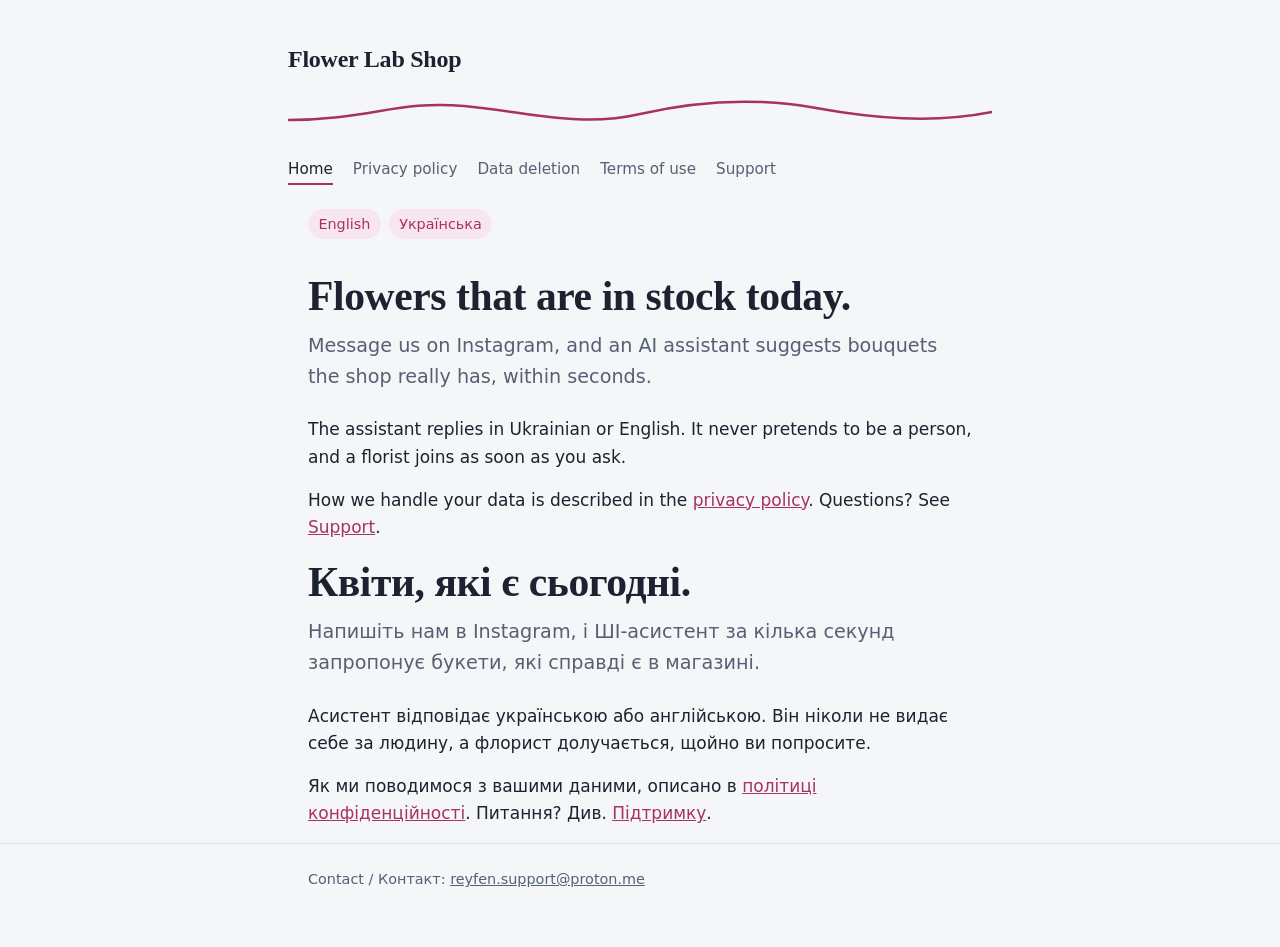
<file: index.html>
<!doctype html>
<html lang="en">
<head>
  <meta charset="utf-8">
  <meta name="viewport" content="width=device-width, initial-scale=1">
  <title>Flower Lab Shop: flowers and an Instagram assistant</title>
  <meta name="description" content="Flower Lab Shop answers Instagram messages with an AI assistant that offers bouquets in stock today. A florist is always one message away.">
  <link rel="stylesheet" href="style.css">
</head>
<body>
  <header class="site-header wrap">
    <a class="brand" href="index.html">Flower Lab Shop</a>
    <svg class="contour" viewBox="0 0 700 48" preserveAspectRatio="none" aria-hidden="true" focusable="false">
      <path d="M0 30 C 80 30, 110 10, 175 16 S 290 38, 350 24 S 470 8, 525 18 S 640 34, 700 22" fill="none" stroke="currentColor" stroke-width="2.5" stroke-linecap="round" vector-effect="non-scaling-stroke"/>
    </svg>
    <nav class="site-nav" aria-label="Site">
      <a href="index.html" aria-current="page">Home</a>
      <a href="privacy.html">Privacy policy</a>
      <a href="data-deletion.html">Data deletion</a>
      <a href="terms.html">Terms of use</a>
      <a href="support.html">Support</a>
    </nav>
  </header>

  <main class="wrap">
    <nav class="lang" aria-label="Language">
      <a href="#en" hreflang="en">English</a>
      <a href="#uk" hreflang="uk">Українська</a>
    </nav>


    <section id="en" lang="en">
      <h1>Flowers that are in stock today.</h1>
      <p class="lede">Message us on Instagram, and an AI assistant suggests bouquets the shop really has, within seconds.</p>
      <p>The assistant replies in Ukrainian or English. It never pretends to be a person, and a florist joins as soon as you ask.</p>
      <p>How we handle your data is described in the <a href="privacy.html#en">privacy policy</a>. Questions? See <a href="support.html#en">Support</a>.</p>
    </section>

    <section id="uk" lang="uk">
      <h1>Квіти, які є сьогодні.</h1>
      <p class="lede">Напишіть нам в Instagram, і ШІ-асистент за кілька секунд запропонує букети, які справді є в магазині.</p>
      <p>Асистент відповідає українською або англійською. Він ніколи не видає себе за людину, а флорист долучається, щойно ви попросите.</p>
      <p>Як ми поводимося з вашими даними, описано в <a href="privacy.html#uk">політиці конфіденційності</a>. Питання? Див. <a href="support.html#uk">Підтримку</a>.</p>
    </section>
  </main>

  <footer class="site-footer">
    <div class="wrap">
      <p>Contact / Контакт: <a href="mailto:reyfen.support@proton.me">reyfen.support@proton.me</a></p>
    </div>
  </footer>
</body>
</html>
</file>
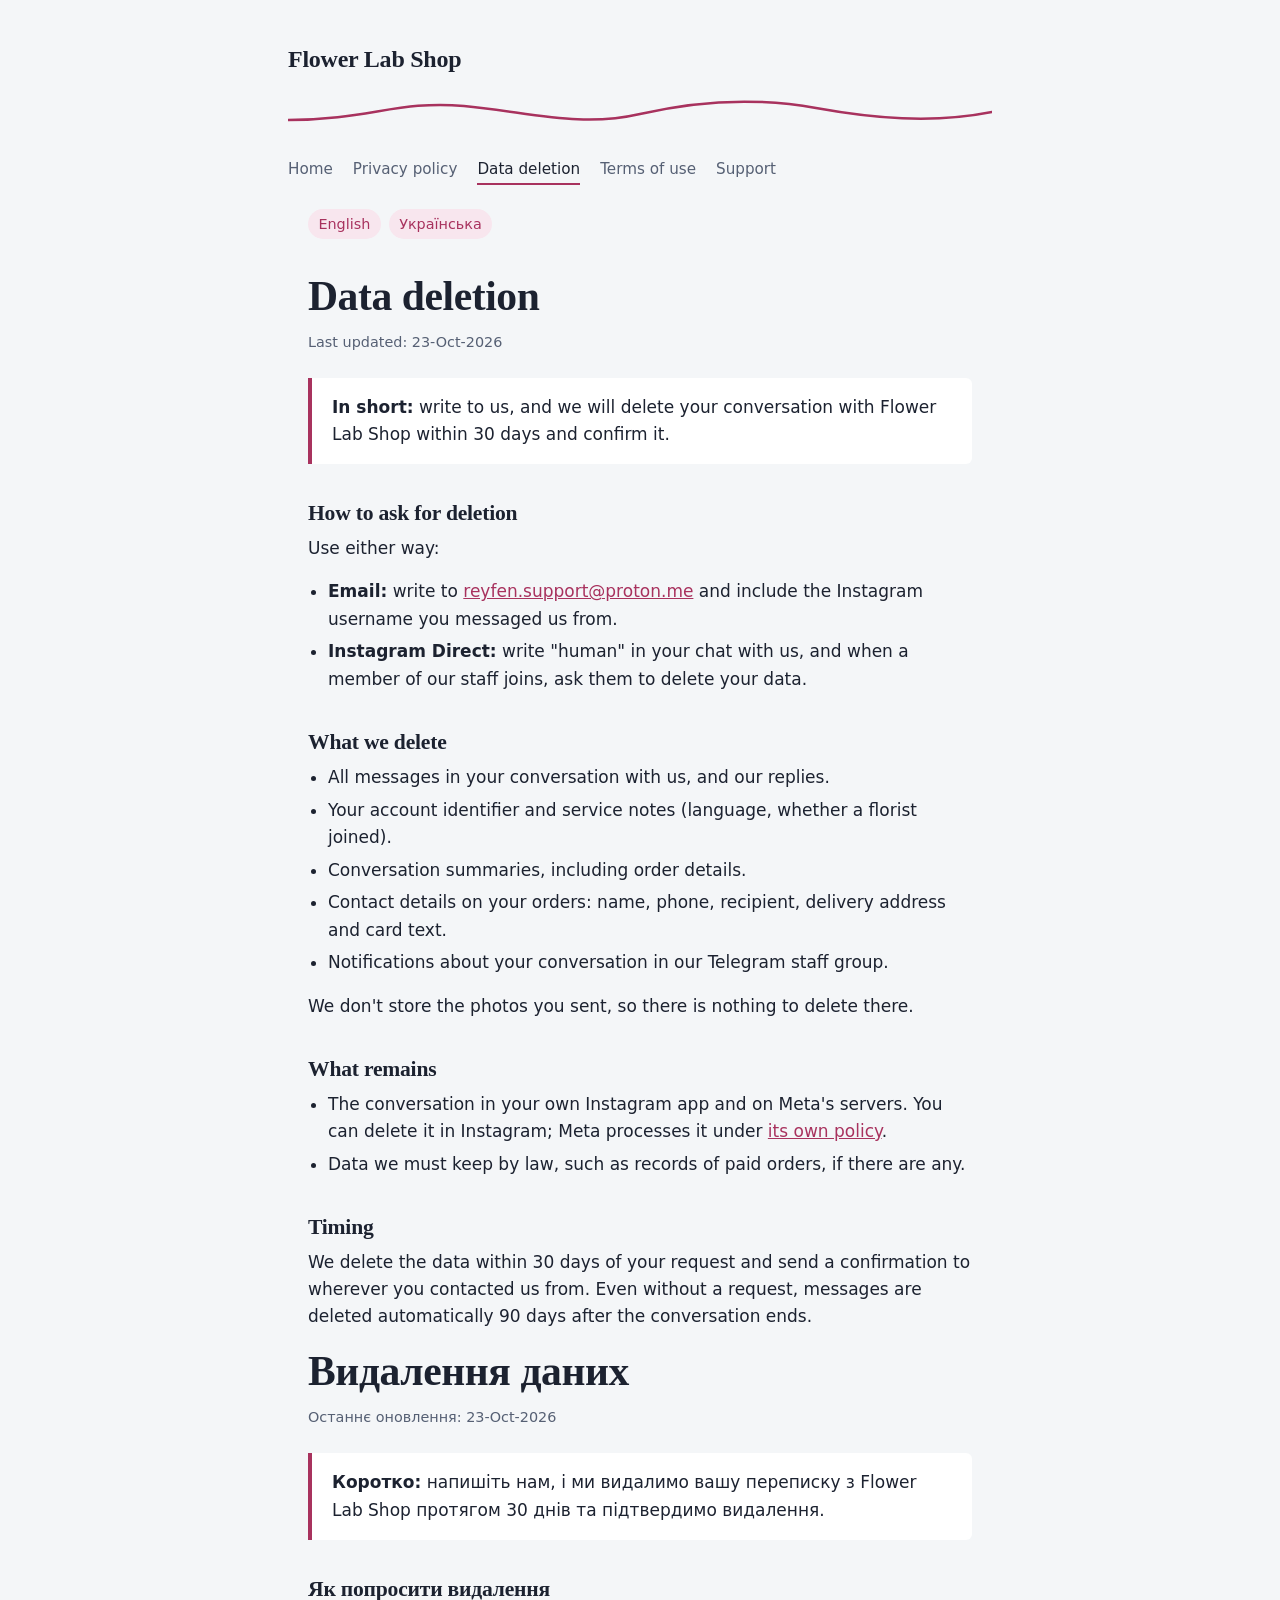
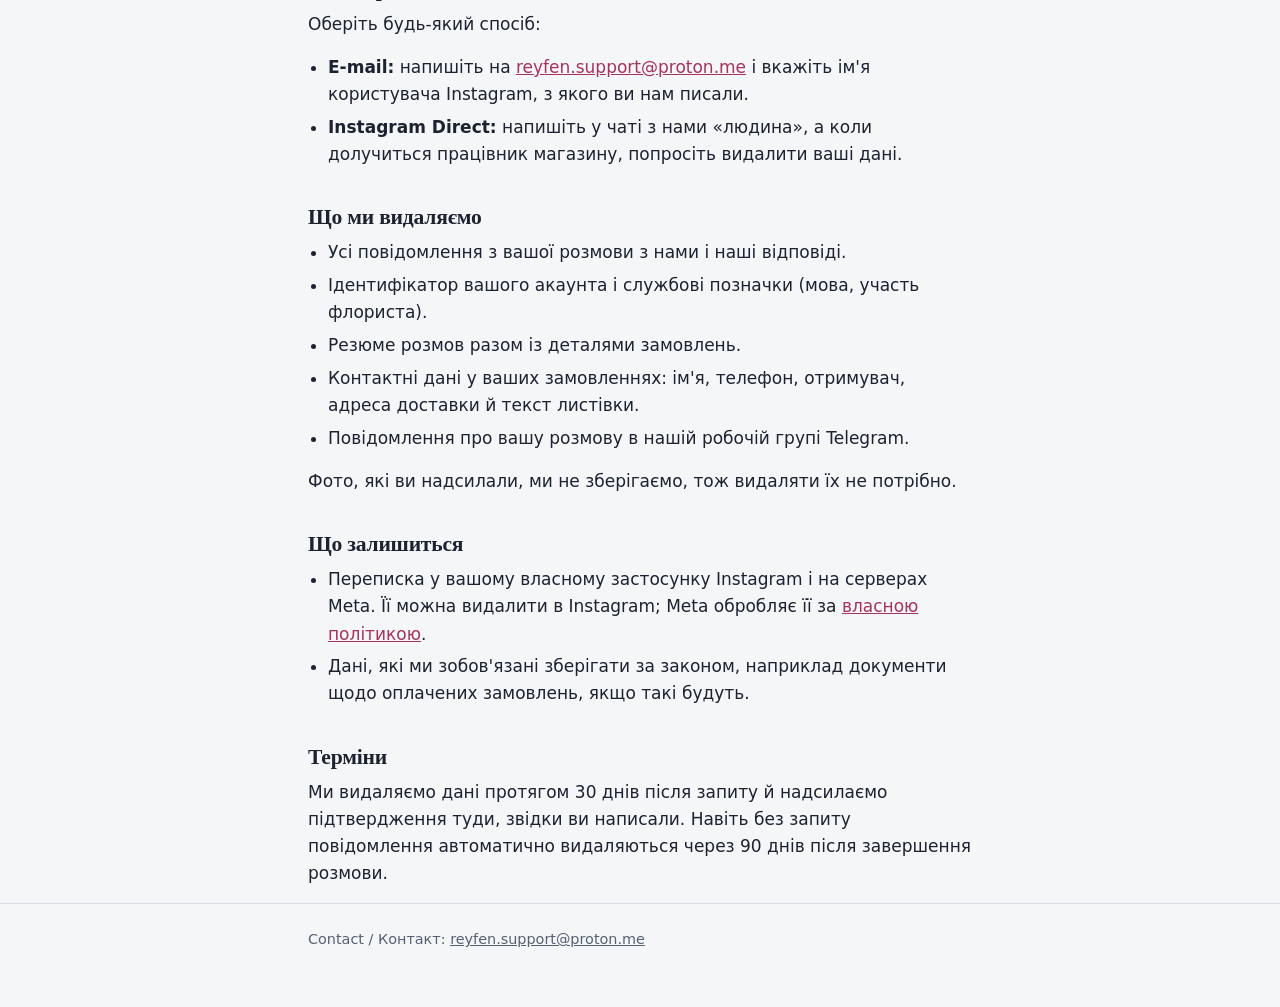
<file: data-deletion.html>
<!doctype html>
<html lang="en">
<head>
  <meta charset="utf-8">
  <meta name="viewport" content="width=device-width, initial-scale=1">
  <title>Data deletion: Flower Lab Shop</title>
  <link rel="stylesheet" href="style.css">
</head>
<body>
  <header class="site-header wrap">
    <a class="brand" href="index.html">Flower Lab Shop</a>
    <svg class="contour" viewBox="0 0 700 48" preserveAspectRatio="none" aria-hidden="true" focusable="false">
      <path d="M0 30 C 80 30, 110 10, 175 16 S 290 38, 350 24 S 470 8, 525 18 S 640 34, 700 22" fill="none" stroke="currentColor" stroke-width="2.5" stroke-linecap="round" vector-effect="non-scaling-stroke"/>
    </svg>
    <nav class="site-nav" aria-label="Site">
      <a href="index.html">Home</a>
      <a href="privacy.html">Privacy policy</a>
      <a href="data-deletion.html" aria-current="page">Data deletion</a>
      <a href="terms.html">Terms of use</a>
      <a href="support.html">Support</a>
    </nav>
  </header>

  <main class="wrap">
    <nav class="lang" aria-label="Language">
      <a href="#en" hreflang="en">English</a>
      <a href="#uk" hreflang="uk">Українська</a>
    </nav>


    <!-- ===================== ENGLISH ===================== -->
    <section id="en" lang="en">
      <h1>Data deletion</h1>
      <p class="updated">Last updated: 23-Oct-2026</p>

      <div class="summary">
        <p><strong>In short:</strong> write to us, and we will delete your conversation with Flower Lab Shop within 30 days and confirm it.</p>
      </div>

      <h2>How to ask for deletion</h2>
      <p>Use either way:</p>
      <ul>
        <li><strong>Email:</strong> write to <a href="mailto:reyfen.support@proton.me?subject=Data%20deletion%20request">reyfen.support@proton.me</a> and include the Instagram username you messaged us from.</li>
        <li><strong>Instagram Direct:</strong> write "human" in your chat with us, and when a member of our staff joins, ask them to delete your data.</li>
      </ul>

      <h2>What we delete</h2>
      <ul>
        <li>All messages in your conversation with us, and our replies.</li>
        <li>Your account identifier and service notes (language, whether a florist joined).</li>
        <li>Conversation summaries, including order details.</li>
        <li>Contact details on your orders: name, phone, recipient, delivery address and card text.</li>
        <li>Notifications about your conversation in our Telegram staff group.</li>
      </ul>
      <p>We don't store the photos you sent, so there is nothing to delete there.</p>

      <h2>What remains</h2>
      <ul>
        <li>The conversation in your own Instagram app and on Meta's servers. You can delete it in Instagram; Meta processes it under <a href="https://privacycenter.instagram.com/policy">its own policy</a>.</li>
        <li>Data we must keep by law, such as records of paid orders, if there are any.</li>
      </ul>

      <h2>Timing</h2>
      <p>We delete the data within 30 days of your request and send a confirmation to wherever you contacted us from. Even without a request, messages are deleted automatically 90 days after the conversation ends.</p>
    </section>

    <!-- ===================== УКРАЇНСЬКА ===================== -->
    <section id="uk" lang="uk">
      <h1>Видалення даних</h1>
      <p class="updated">Останнє оновлення: 23-Oct-2026</p>

      <div class="summary">
        <p><strong>Коротко:</strong> напишіть нам, і ми видалимо вашу переписку з Flower Lab Shop протягом 30 днів та підтвердимо видалення.</p>
      </div>

      <h2>Як попросити видалення</h2>
      <p>Оберіть будь-який спосіб:</p>
      <ul>
        <li><strong>E-mail:</strong> напишіть на <a href="mailto:reyfen.support@proton.me?subject=Data%20deletion%20request">reyfen.support@proton.me</a> і вкажіть ім'я користувача Instagram, з якого ви нам писали.</li>
        <li><strong>Instagram Direct:</strong> напишіть у чаті з нами «людина», а коли долучиться працівник магазину, попросіть видалити ваші дані.</li>
      </ul>

      <h2>Що ми видаляємо</h2>
      <ul>
        <li>Усі повідомлення з вашої розмови з нами і наші відповіді.</li>
        <li>Ідентифікатор вашого акаунта і службові позначки (мова, участь флориста).</li>
        <li>Резюме розмов разом із деталями замовлень.</li>
        <li>Контактні дані у ваших замовленнях: ім'я, телефон, отримувач, адреса доставки й текст листівки.</li>
        <li>Повідомлення про вашу розмову в нашій робочій групі Telegram.</li>
      </ul>
      <p>Фото, які ви надсилали, ми не зберігаємо, тож видаляти їх не потрібно.</p>

      <h2>Що залишиться</h2>
      <ul>
        <li>Переписка у вашому власному застосунку Instagram і на серверах Meta. Її можна видалити в Instagram; Meta обробляє її за <a href="https://privacycenter.instagram.com/policy">власною політикою</a>.</li>
        <li>Дані, які ми зобов'язані зберігати за законом, наприклад документи щодо оплачених замовлень, якщо такі будуть.</li>
      </ul>

      <h2>Терміни</h2>
      <p>Ми видаляємо дані протягом 30 днів після запиту й надсилаємо підтвердження туди, звідки ви написали. Навіть без запиту повідомлення автоматично видаляються через 90 днів після завершення розмови.</p>
    </section>
  </main>

  <footer class="site-footer">
    <div class="wrap">
      <p>Contact / Контакт: <a href="mailto:reyfen.support@proton.me">reyfen.support@proton.me</a></p>
    </div>
  </footer>
</body>
</html>
</file>
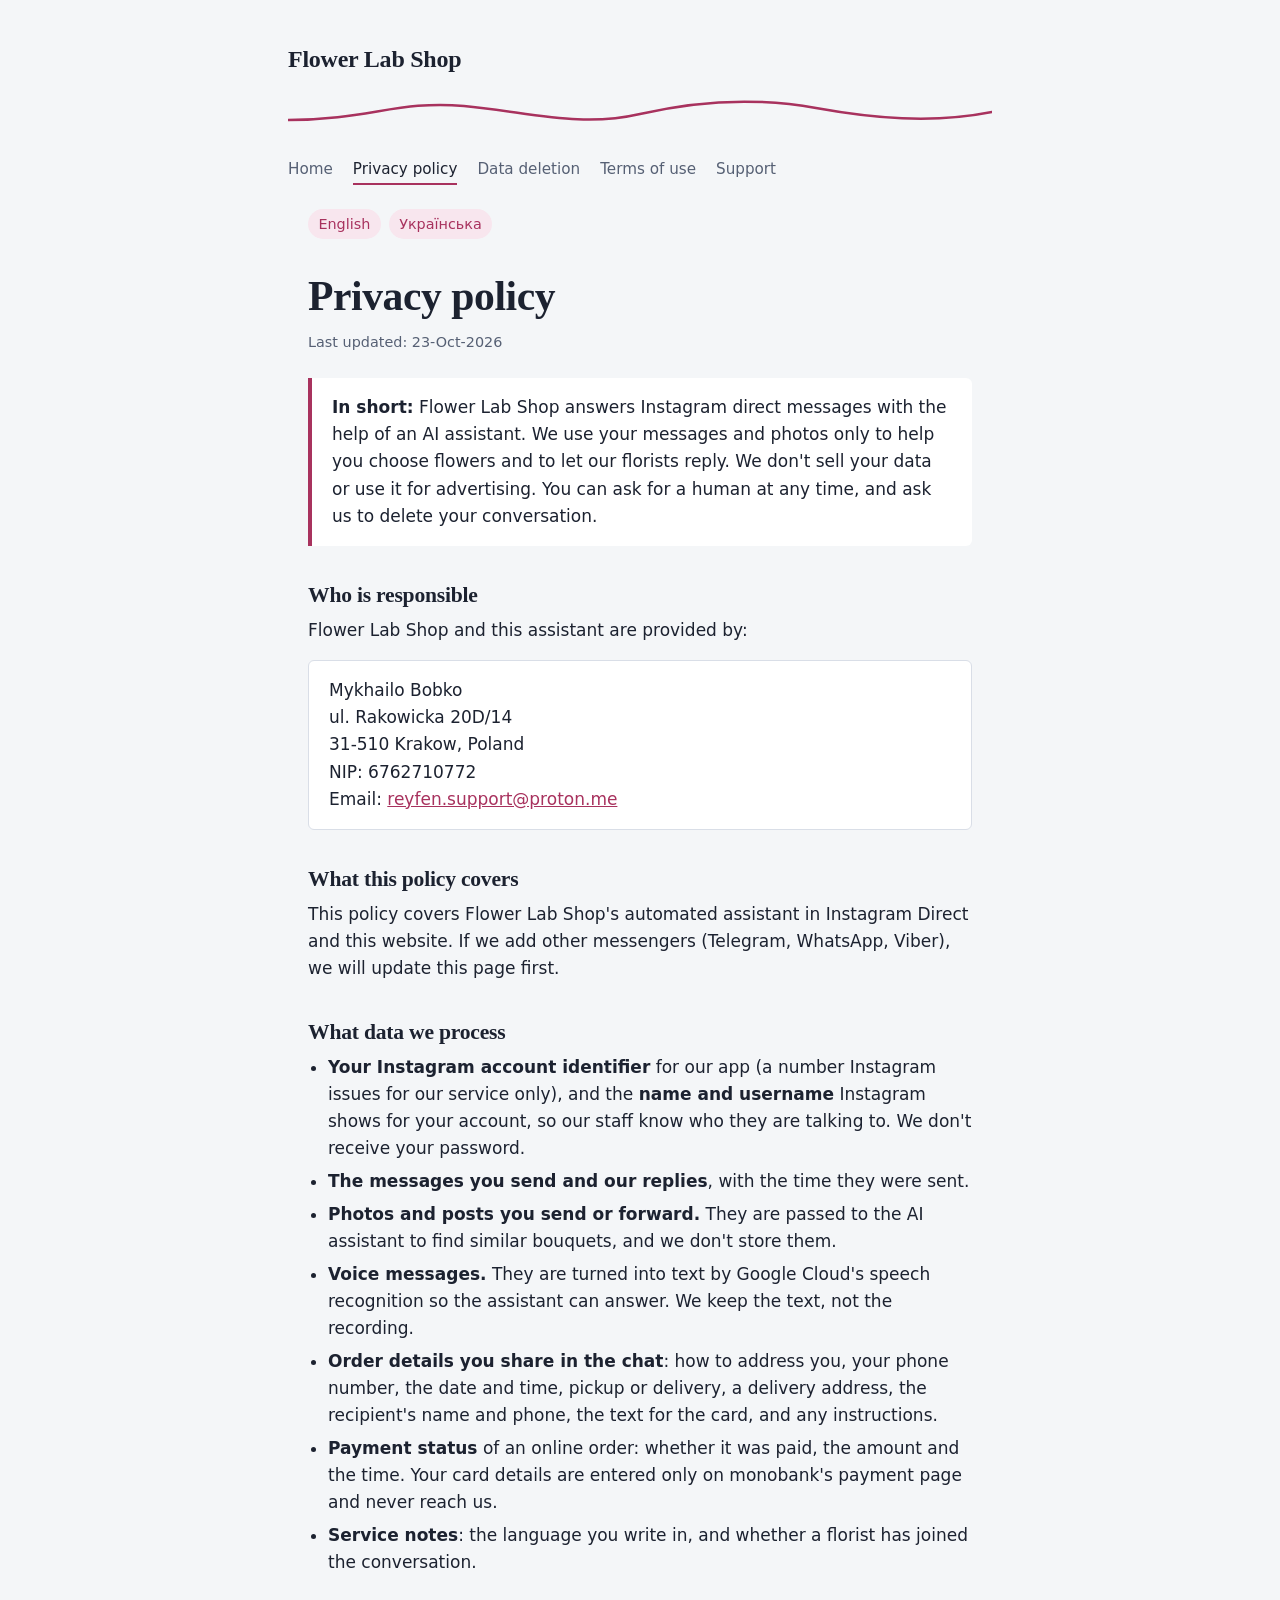
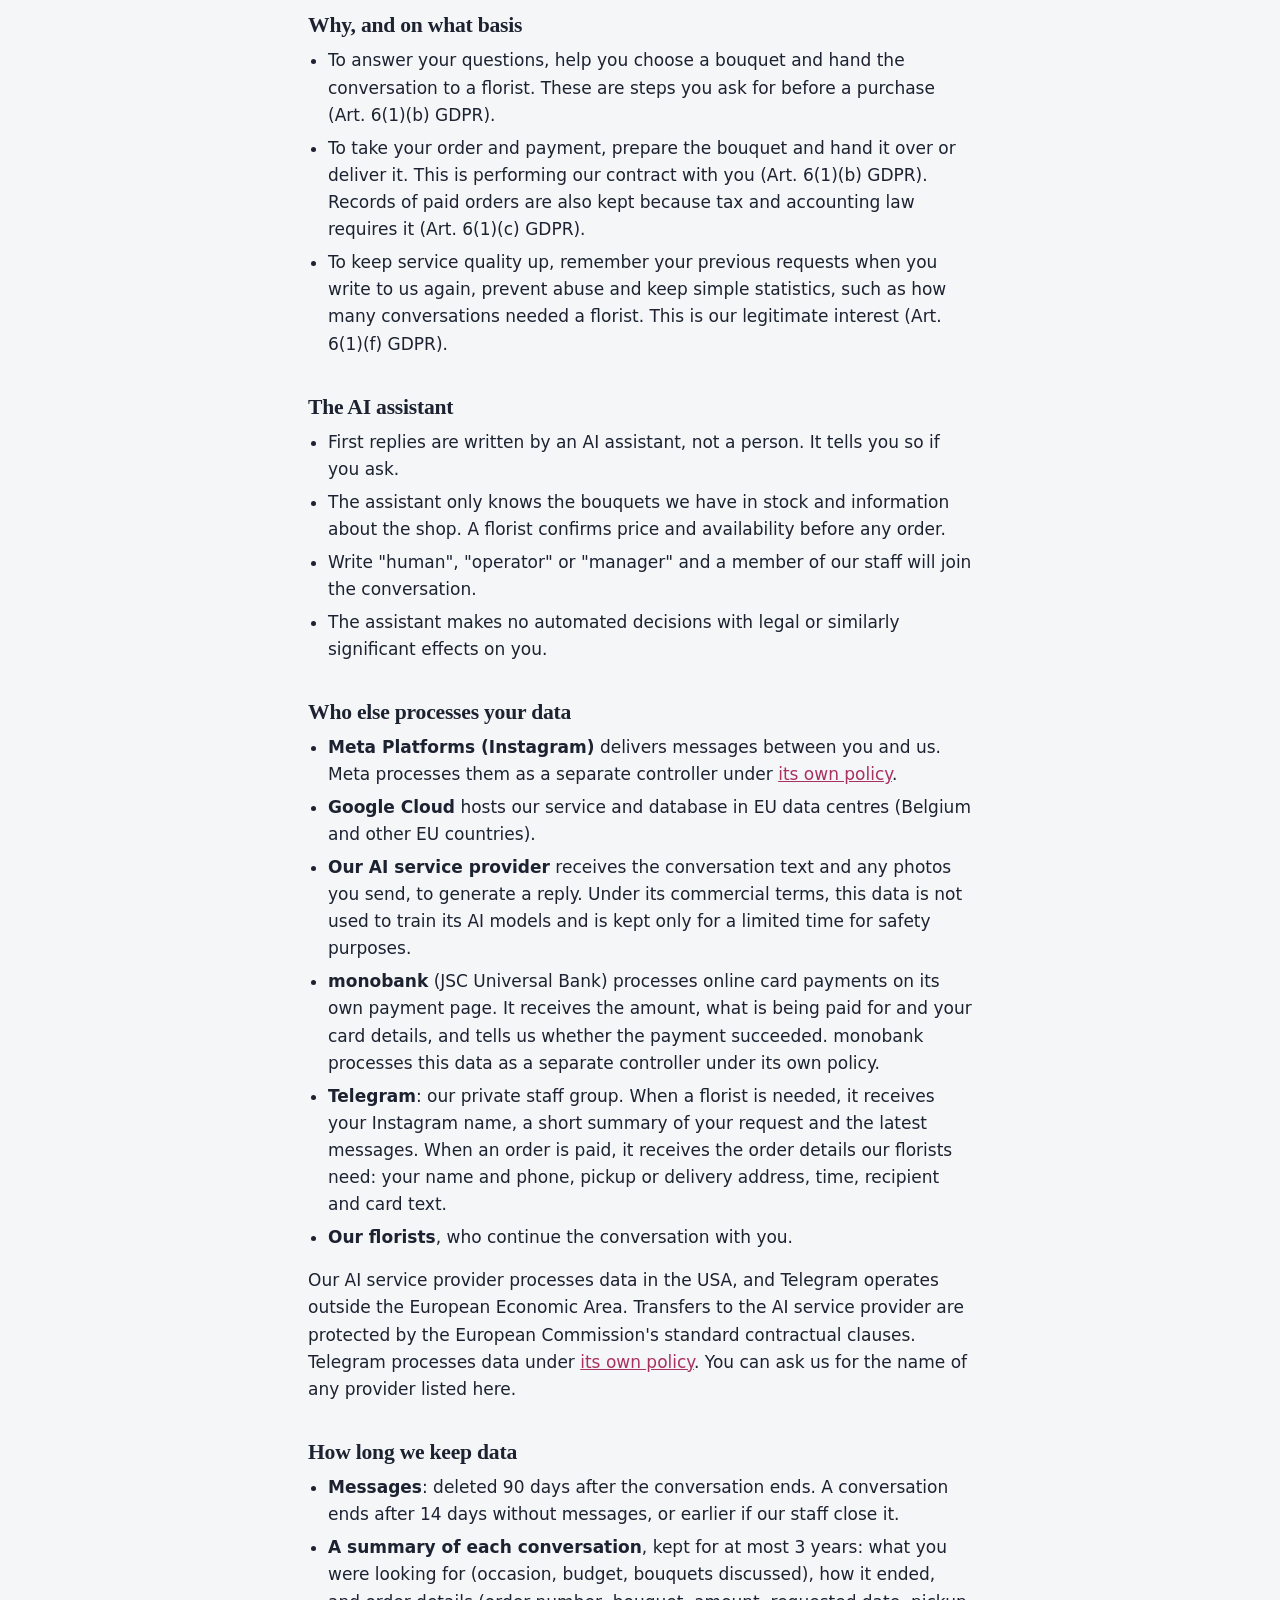
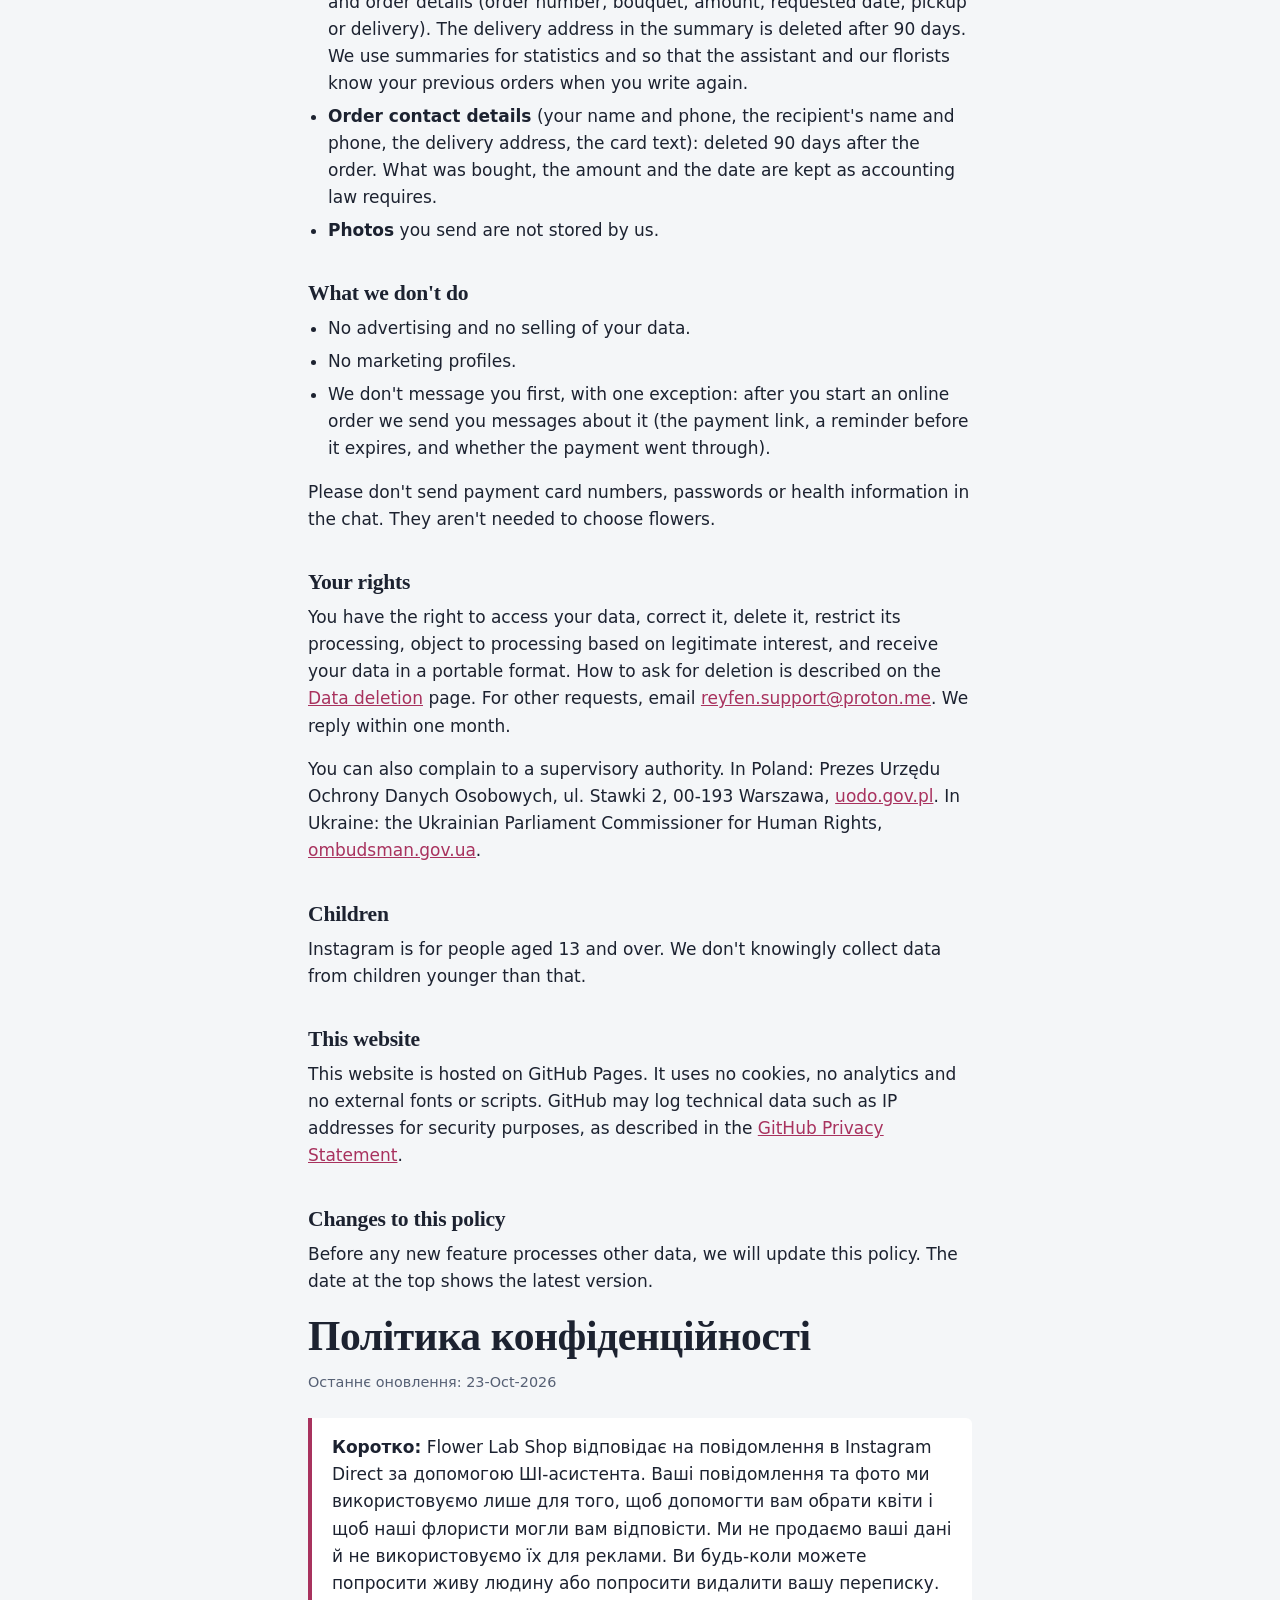
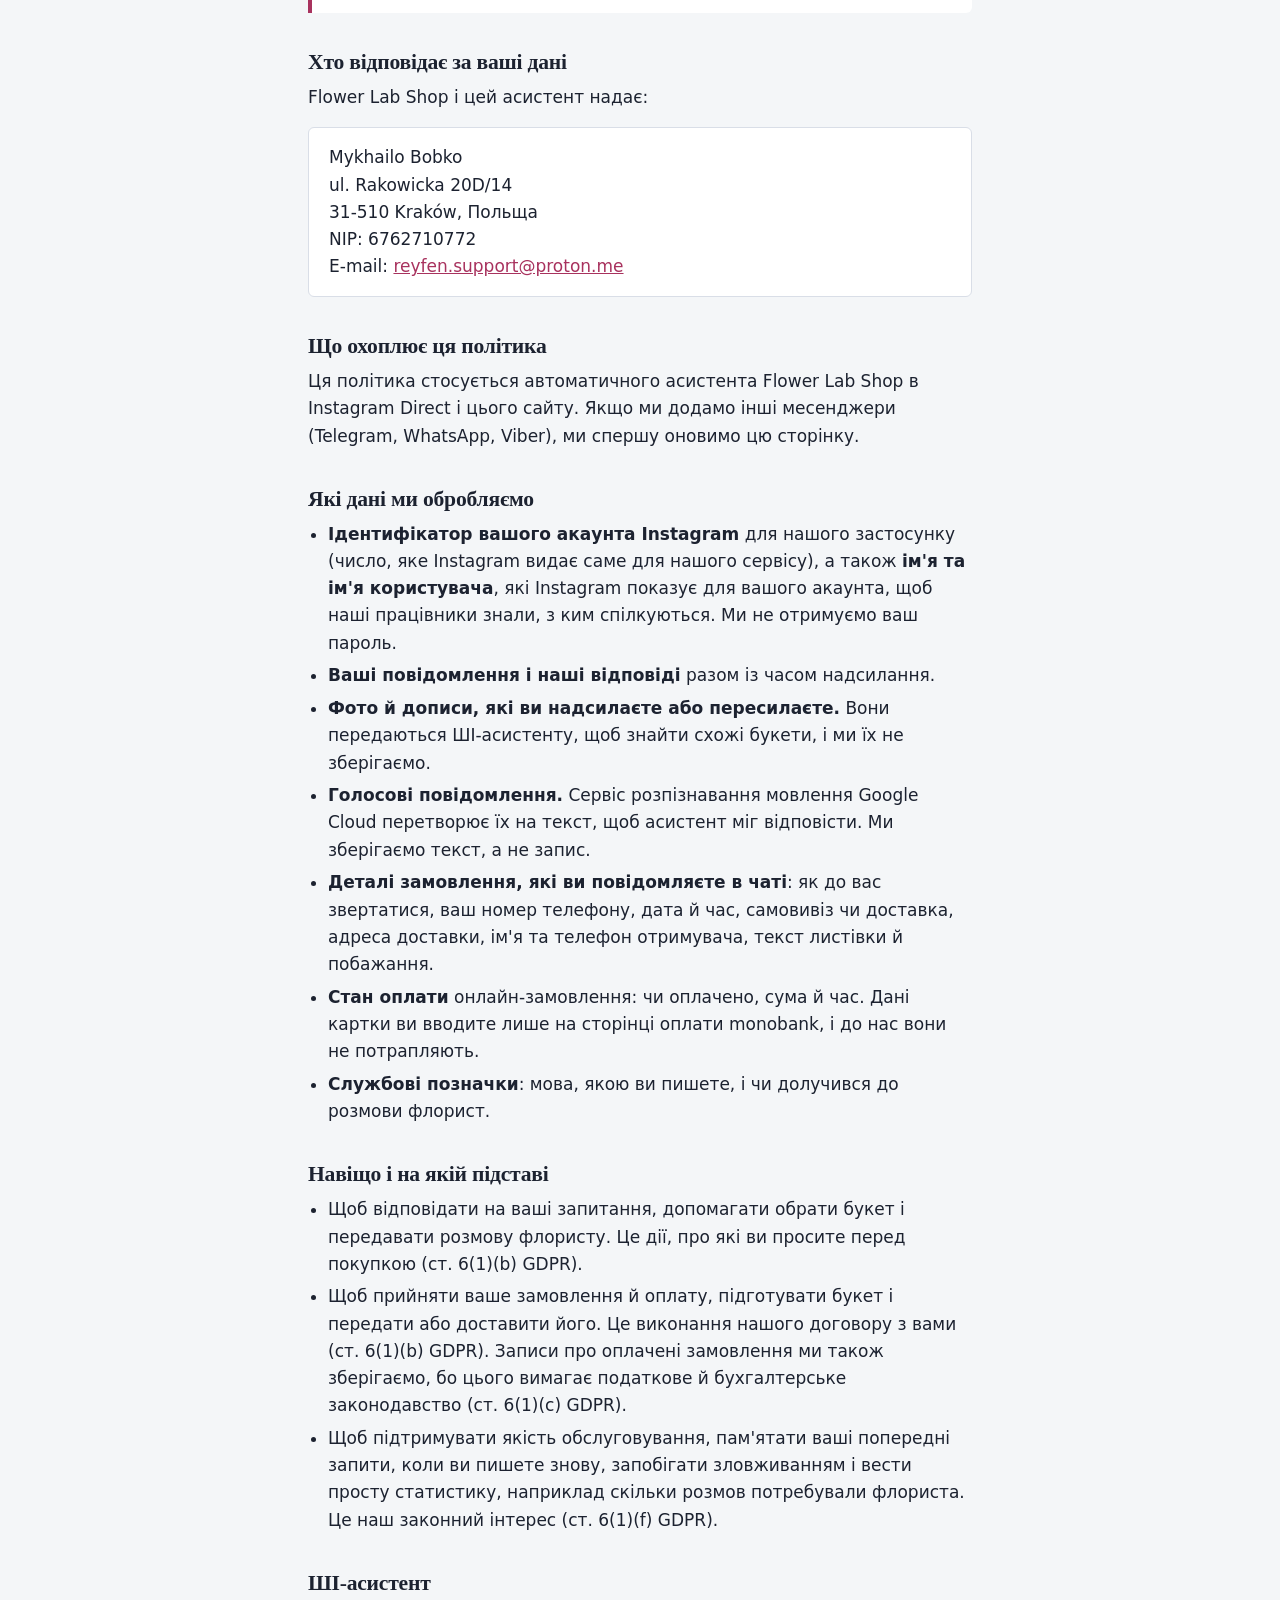
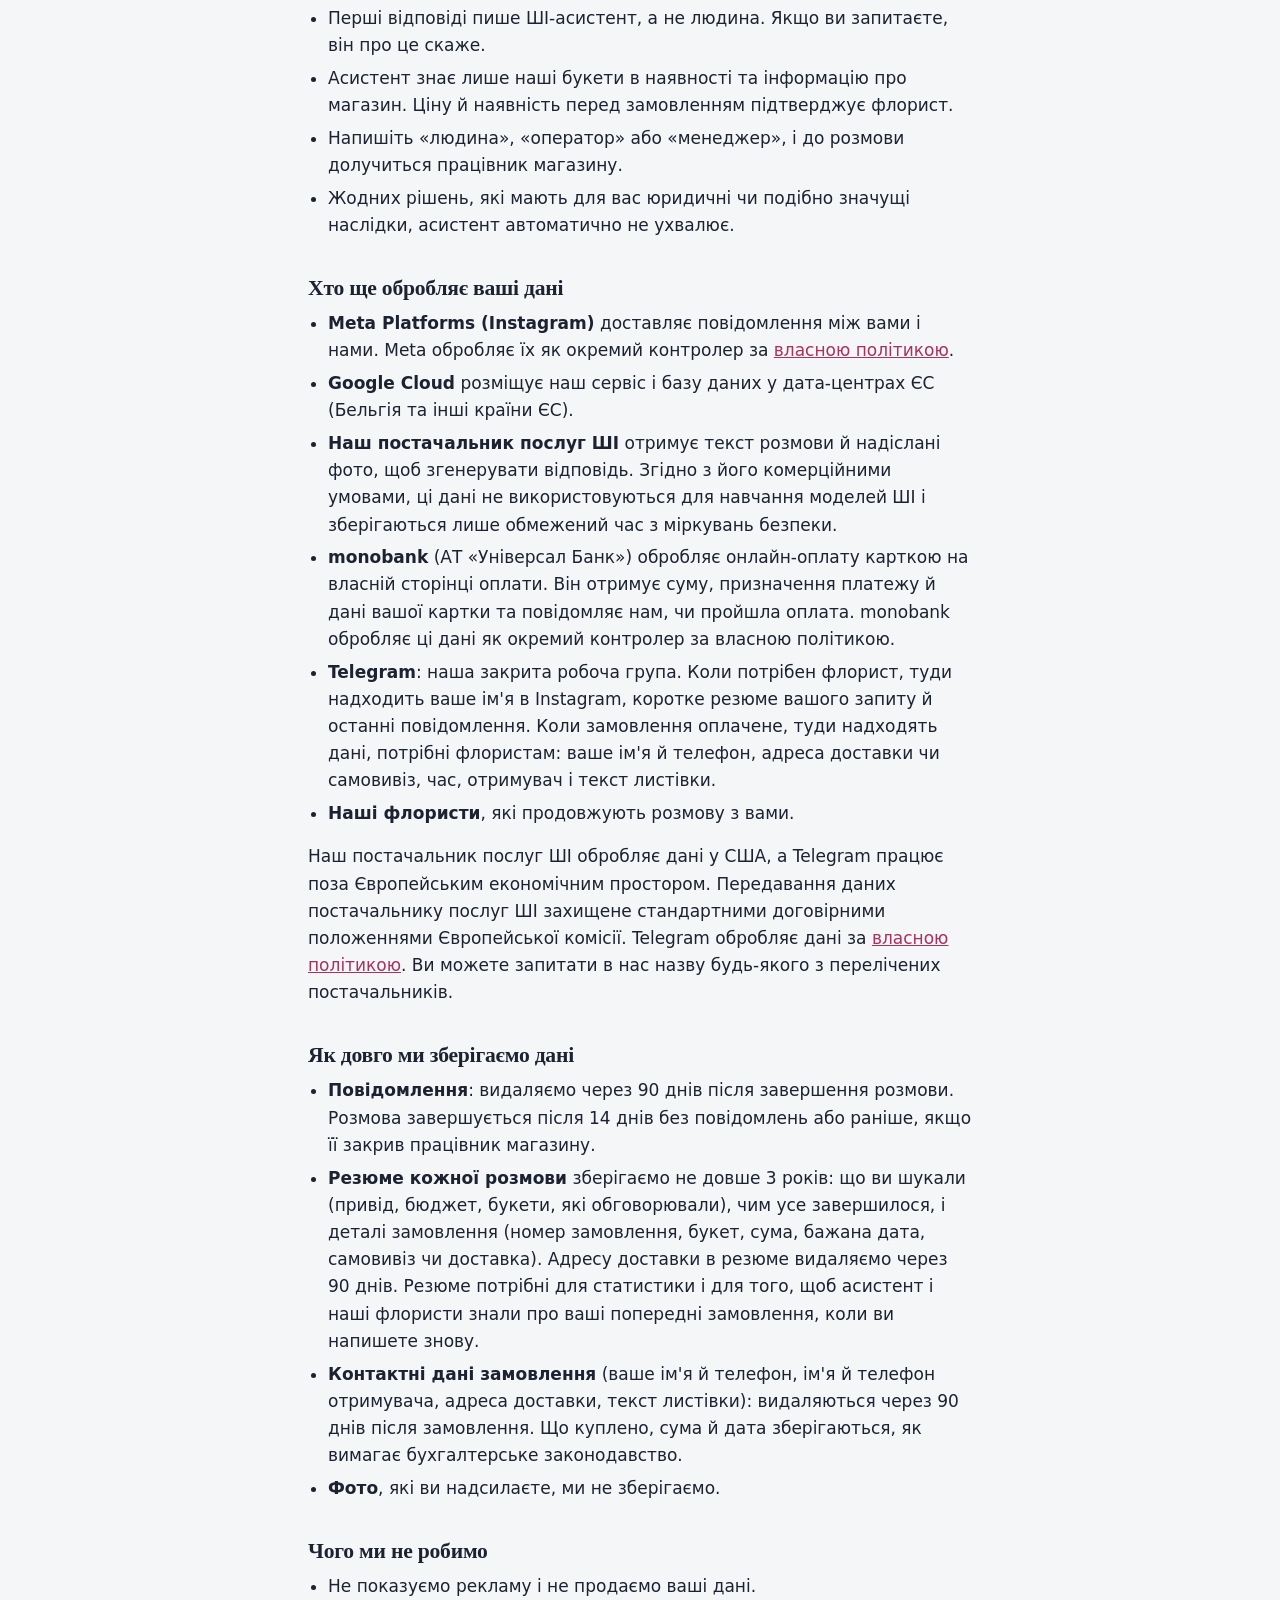
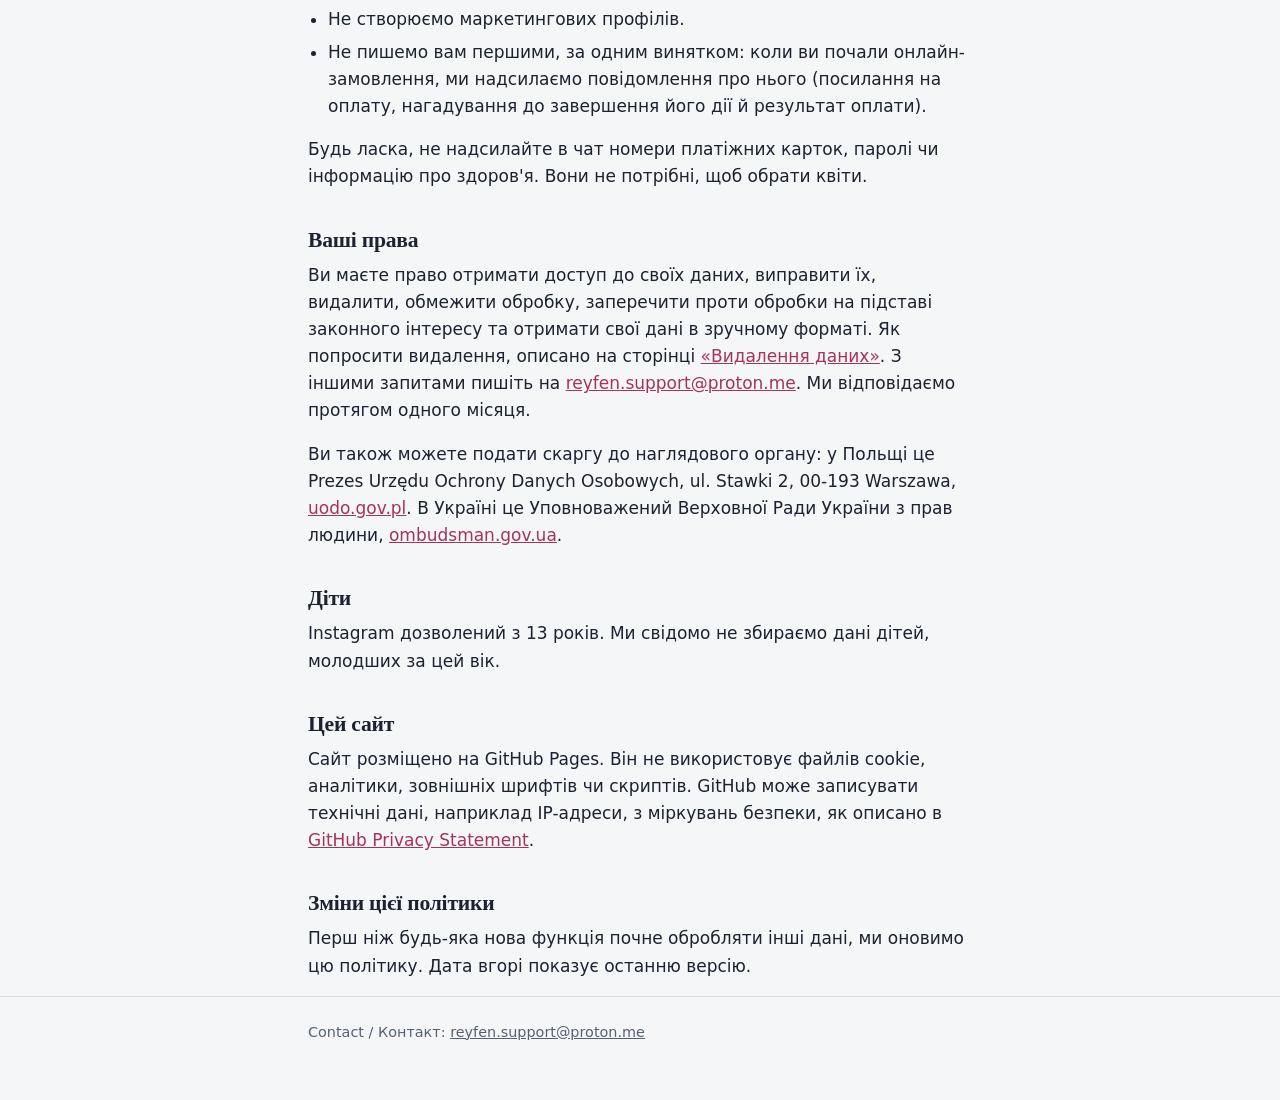
<file: privacy.html>
<!doctype html>
<html lang="en">
<head>
  <meta charset="utf-8">
  <meta name="viewport" content="width=device-width, initial-scale=1">
  <title>Privacy policy: Flower Lab Shop</title>
  <link rel="stylesheet" href="style.css">
</head>
<body>
  <header class="site-header wrap">
    <a class="brand" href="index.html">Flower Lab Shop</a>
    <svg class="contour" viewBox="0 0 700 48" preserveAspectRatio="none" aria-hidden="true" focusable="false">
      <path d="M0 30 C 80 30, 110 10, 175 16 S 290 38, 350 24 S 470 8, 525 18 S 640 34, 700 22" fill="none" stroke="currentColor" stroke-width="2.5" stroke-linecap="round" vector-effect="non-scaling-stroke"/>
    </svg>
    <nav class="site-nav" aria-label="Site">
      <a href="index.html">Home</a>
      <a href="privacy.html" aria-current="page">Privacy policy</a>
      <a href="data-deletion.html">Data deletion</a>
      <a href="terms.html">Terms of use</a>
      <a href="support.html">Support</a>
    </nav>
  </header>

  <main class="wrap">
    <nav class="lang" aria-label="Language">
      <a href="#en" hreflang="en">English</a>
      <a href="#uk" hreflang="uk">Українська</a>
    </nav>


    <!-- ===================== ENGLISH ===================== -->
    <section id="en" lang="en">
      <h1>Privacy policy</h1>
      <p class="updated">Last updated: 23-Oct-2026</p>

      <div class="summary">
        <p><strong>In short:</strong> Flower Lab Shop answers Instagram direct messages with the help of an AI assistant. We use your messages and photos only to help you choose flowers and to let our florists reply. We don't sell your data or use it for advertising. You can ask for a human at any time, and ask us to delete your conversation.</p>
      </div>

      <h2>Who is responsible</h2>
      <p>Flower Lab Shop and this assistant are provided by:</p>
      <div class="details">
        <p>Mykhailo Bobko<br>
        ul. Rakowicka 20D/14<br>
        31-510 Krakow, Poland<br>
        NIP: 6762710772<br>
        Email: <a href="mailto:reyfen.support@proton.me">reyfen.support@proton.me</a></p>
      </div>

      <h2>What this policy covers</h2>
      <p>This policy covers Flower Lab Shop's automated assistant in Instagram Direct and this website. If we add other messengers (Telegram, WhatsApp, Viber), we will update this page first.</p>

      <h2>What data we process</h2>
      <ul>
        <li><strong>Your Instagram account identifier</strong> for our app (a number Instagram issues for our service only), and the <strong>name and username</strong> Instagram shows for your account, so our staff know who they are talking to. We don't receive your password.</li>
        <li><strong>The messages you send and our replies</strong>, with the time they were sent.</li>
        <li><strong>Photos and posts you send or forward.</strong> They are passed to the AI assistant to find similar bouquets, and we don't store them.</li>
        <li><strong>Voice messages.</strong> They are turned into text by Google Cloud's speech recognition so the assistant can answer. We keep the text, not the recording.</li>
        <li><strong>Order details you share in the chat</strong>: how to address you, your phone number, the date and time, pickup or delivery, a delivery address, the recipient's name and phone, the text for the card, and any instructions.</li>
        <li><strong>Payment status</strong> of an online order: whether it was paid, the amount and the time. Your card details are entered only on monobank's payment page and never reach us.</li>
        <li><strong>Service notes</strong>: the language you write in, and whether a florist has joined the conversation.</li>
      </ul>

      <h2>Why, and on what basis</h2>
      <ul>
        <li>To answer your questions, help you choose a bouquet and hand the conversation to a florist. These are steps you ask for before a purchase (Art. 6(1)(b) GDPR).</li>
        <li>To take your order and payment, prepare the bouquet and hand it over or deliver it. This is performing our contract with you (Art. 6(1)(b) GDPR). Records of paid orders are also kept because tax and accounting law requires it (Art. 6(1)(c) GDPR).</li>
        <li>To keep service quality up, remember your previous requests when you write to us again, prevent abuse and keep simple statistics, such as how many conversations needed a florist. This is our legitimate interest (Art. 6(1)(f) GDPR).</li>
      </ul>

      <h2>The AI assistant</h2>
      <ul>
        <li>First replies are written by an AI assistant, not a person. It tells you so if you ask.</li>
        <li>The assistant only knows the bouquets we have in stock and information about the shop. A florist confirms price and availability before any order.</li>
        <li>Write "human", "operator" or "manager" and a member of our staff will join the conversation.</li>
        <li>The assistant makes no automated decisions with legal or similarly significant effects on you.</li>
      </ul>

      <h2>Who else processes your data</h2>
      <ul>
        <li><strong>Meta Platforms (Instagram)</strong> delivers messages between you and us. Meta processes them as a separate controller under <a href="https://privacycenter.instagram.com/policy">its own policy</a>.</li>
        <li><strong>Google Cloud</strong> hosts our service and database in EU data centres (Belgium and other EU countries).</li>
        <li><strong>Our AI service provider</strong> receives the conversation text and any photos you send, to generate a reply. Under its commercial terms, this data is not used to train its AI models and is kept only for a limited time for safety purposes.</li>
        <li><strong>monobank</strong> (JSC Universal Bank) processes online card payments on its own payment page. It receives the amount, what is being paid for and your card details, and tells us whether the payment succeeded. monobank processes this data as a separate controller under its own policy.</li>
        <li><strong>Telegram</strong>: our private staff group. When a florist is needed, it receives your Instagram name, a short summary of your request and the latest messages. When an order is paid, it receives the order details our florists need: your name and phone, pickup or delivery address, time, recipient and card text.</li>
        <li><strong>Our florists</strong>, who continue the conversation with you.</li>
      </ul>
      <p>Our AI service provider processes data in the USA, and Telegram operates outside the European Economic Area. Transfers to the AI service provider are protected by the European Commission's standard contractual clauses. Telegram processes data under <a href="https://telegram.org/privacy">its own policy</a>. You can ask us for the name of any provider listed here.</p>

      <h2>How long we keep data</h2>
      <ul>
        <li><strong>Messages</strong>: deleted 90 days after the conversation ends. A conversation ends after 14 days without messages, or earlier if our staff close it.</li>
        <li><strong>A summary of each conversation</strong>, kept for at most 3 years: what you were looking for (occasion, budget, bouquets discussed), how it ended, and order details (order number, bouquet, amount, requested date, pickup or delivery). The delivery address in the summary is deleted after 90 days. We use summaries for statistics and so that the assistant and our florists know your previous orders when you write again.</li>
        <li><strong>Order contact details</strong> (your name and phone, the recipient's name and phone, the delivery address, the card text): deleted 90 days after the order. What was bought, the amount and the date are kept as accounting law requires.</li>
        <li><strong>Photos</strong> you send are not stored by us.</li>
      </ul>

      <h2>What we don't do</h2>
      <ul>
        <li>No advertising and no selling of your data.</li>
        <li>No marketing profiles.</li>
        <li>We don't message you first, with one exception: after you start an online order we send you messages about it (the payment link, a reminder before it expires, and whether the payment went through).</li>
      </ul>
      <p>Please don't send payment card numbers, passwords or health information in the chat. They aren't needed to choose flowers.</p>

      <h2>Your rights</h2>
      <p>You have the right to access your data, correct it, delete it, restrict its processing, object to processing based on legitimate interest, and receive your data in a portable format. How to ask for deletion is described on the <a href="data-deletion.html#en">Data deletion</a> page. For other requests, email <a href="mailto:reyfen.support@proton.me">reyfen.support@proton.me</a>. We reply within one month.</p>
      <p>You can also complain to a supervisory authority. In Poland: Prezes Urzędu Ochrony Danych Osobowych, ul. Stawki 2, 00-193 Warszawa, <a href="https://uodo.gov.pl">uodo.gov.pl</a>. In Ukraine: the Ukrainian Parliament Commissioner for Human Rights, <a href="https://ombudsman.gov.ua">ombudsman.gov.ua</a>.</p>

      <h2>Children</h2>
      <p>Instagram is for people aged 13 and over. We don't knowingly collect data from children younger than that.</p>

      <h2>This website</h2>
      <p>This website is hosted on GitHub Pages. It uses no cookies, no analytics and no external fonts or scripts. GitHub may log technical data such as IP addresses for security purposes, as described in the <a href="https://docs.github.com/en/site-policy/privacy-policies/github-general-privacy-statement">GitHub Privacy Statement</a>.</p>

      <h2>Changes to this policy</h2>
      <p>Before any new feature processes other data, we will update this policy. The date at the top shows the latest version.</p>
    </section>

    <!-- ===================== УКРАЇНСЬКА ===================== -->
    <section id="uk" lang="uk">
      <h1>Політика конфіденційності</h1>
      <p class="updated">Останнє оновлення: 23-Oct-2026</p>

      <div class="summary">
        <p><strong>Коротко:</strong> Flower Lab Shop відповідає на повідомлення в Instagram Direct за допомогою ШІ-асистента. Ваші повідомлення та фото ми використовуємо лише для того, щоб допомогти вам обрати квіти і щоб наші флористи могли вам відповісти. Ми не продаємо ваші дані й не використовуємо їх для реклами. Ви будь-коли можете попросити живу людину або попросити видалити вашу переписку.</p>
      </div>

      <h2>Хто відповідає за ваші дані</h2>
      <p>Flower Lab Shop і цей асистент надає:</p>
      <div class="details">
        <p>Mykhailo Bobko<br>
        ul. Rakowicka 20D/14<br>
        31-510 Kraków, Польща<br>
        NIP: 6762710772<br>
        E-mail: <a href="mailto:reyfen.support@proton.me">reyfen.support@proton.me</a></p>
      </div>

      <h2>Що охоплює ця політика</h2>
      <p>Ця політика стосується автоматичного асистента Flower Lab Shop в Instagram Direct і цього сайту. Якщо ми додамо інші месенджери (Telegram, WhatsApp, Viber), ми спершу оновимо цю сторінку.</p>

      <h2>Які дані ми обробляємо</h2>
      <ul>
        <li><strong>Ідентифікатор вашого акаунта Instagram</strong> для нашого застосунку (число, яке Instagram видає саме для нашого сервісу), а також <strong>ім'я та ім'я користувача</strong>, які Instagram показує для вашого акаунта, щоб наші працівники знали, з ким спілкуються. Ми не отримуємо ваш пароль.</li>
        <li><strong>Ваші повідомлення і наші відповіді</strong> разом із часом надсилання.</li>
        <li><strong>Фото й дописи, які ви надсилаєте або пересилаєте.</strong> Вони передаються ШІ-асистенту, щоб знайти схожі букети, і ми їх не зберігаємо.</li>
        <li><strong>Голосові повідомлення.</strong> Сервіс розпізнавання мовлення Google Cloud перетворює їх на текст, щоб асистент міг відповісти. Ми зберігаємо текст, а не запис.</li>
        <li><strong>Деталі замовлення, які ви повідомляєте в чаті</strong>: як до вас звертатися, ваш номер телефону, дата й час, самовивіз чи доставка, адреса доставки, ім'я та телефон отримувача, текст листівки й побажання.</li>
        <li><strong>Стан оплати</strong> онлайн-замовлення: чи оплачено, сума й час. Дані картки ви вводите лише на сторінці оплати monobank, і до нас вони не потрапляють.</li>
        <li><strong>Службові позначки</strong>: мова, якою ви пишете, і чи долучився до розмови флорист.</li>
      </ul>

      <h2>Навіщо і на якій підставі</h2>
      <ul>
        <li>Щоб відповідати на ваші запитання, допомагати обрати букет і передавати розмову флористу. Це дії, про які ви просите перед покупкою (ст. 6(1)(b) GDPR).</li>
        <li>Щоб прийняти ваше замовлення й оплату, підготувати букет і передати або доставити його. Це виконання нашого договору з вами (ст. 6(1)(b) GDPR). Записи про оплачені замовлення ми також зберігаємо, бо цього вимагає податкове й бухгалтерське законодавство (ст. 6(1)(c) GDPR).</li>
        <li>Щоб підтримувати якість обслуговування, пам'ятати ваші попередні запити, коли ви пишете знову, запобігати зловживанням і вести просту статистику, наприклад скільки розмов потребували флориста. Це наш законний інтерес (ст. 6(1)(f) GDPR).</li>
      </ul>

      <h2>ШІ-асистент</h2>
      <ul>
        <li>Перші відповіді пише ШІ-асистент, а не людина. Якщо ви запитаєте, він про це скаже.</li>
        <li>Асистент знає лише наші букети в наявності та інформацію про магазин. Ціну й наявність перед замовленням підтверджує флорист.</li>
        <li>Напишіть «людина», «оператор» або «менеджер», і до розмови долучиться працівник магазину.</li>
        <li>Жодних рішень, які мають для вас юридичні чи подібно значущі наслідки, асистент автоматично не ухвалює.</li>
      </ul>

      <h2>Хто ще обробляє ваші дані</h2>
      <ul>
        <li><strong>Meta Platforms (Instagram)</strong> доставляє повідомлення між вами і нами. Meta обробляє їх як окремий контролер за <a href="https://privacycenter.instagram.com/policy">власною політикою</a>.</li>
        <li><strong>Google Cloud</strong> розміщує наш сервіс і базу даних у дата-центрах ЄС (Бельгія та інші країни ЄС).</li>
        <li><strong>Наш постачальник послуг ШІ</strong> отримує текст розмови й надіслані фото, щоб згенерувати відповідь. Згідно з його комерційними умовами, ці дані не використовуються для навчання моделей ШІ і зберігаються лише обмежений час з міркувань безпеки.</li>
        <li><strong>monobank</strong> (АТ «Універсал Банк») обробляє онлайн-оплату карткою на власній сторінці оплати. Він отримує суму, призначення платежу й дані вашої картки та повідомляє нам, чи пройшла оплата. monobank обробляє ці дані як окремий контролер за власною політикою.</li>
        <li><strong>Telegram</strong>: наша закрита робоча група. Коли потрібен флорист, туди надходить ваше ім'я в Instagram, коротке резюме вашого запиту й останні повідомлення. Коли замовлення оплачене, туди надходять дані, потрібні флористам: ваше ім'я й телефон, адреса доставки чи самовивіз, час, отримувач і текст листівки.</li>
        <li><strong>Наші флористи</strong>, які продовжують розмову з вами.</li>
      </ul>
      <p>Наш постачальник послуг ШІ обробляє дані у США, а Telegram працює поза Європейським економічним простором. Передавання даних постачальнику послуг ШІ захищене стандартними договірними положеннями Європейської комісії. Telegram обробляє дані за <a href="https://telegram.org/privacy">власною політикою</a>. Ви можете запитати в нас назву будь-якого з перелічених постачальників.</p>

      <h2>Як довго ми зберігаємо дані</h2>
      <ul>
        <li><strong>Повідомлення</strong>: видаляємо через 90 днів після завершення розмови. Розмова завершується після 14 днів без повідомлень або раніше, якщо її закрив працівник магазину.</li>
        <li><strong>Резюме кожної розмови</strong> зберігаємо не довше 3 років: що ви шукали (привід, бюджет, букети, які обговорювали), чим усе завершилося, і деталі замовлення (номер замовлення, букет, сума, бажана дата, самовивіз чи доставка). Адресу доставки в резюме видаляємо через 90 днів. Резюме потрібні для статистики і для того, щоб асистент і наші флористи знали про ваші попередні замовлення, коли ви напишете знову.</li>
        <li><strong>Контактні дані замовлення</strong> (ваше ім'я й телефон, ім'я й телефон отримувача, адреса доставки, текст листівки): видаляються через 90 днів після замовлення. Що куплено, сума й дата зберігаються, як вимагає бухгалтерське законодавство.</li>
        <li><strong>Фото</strong>, які ви надсилаєте, ми не зберігаємо.</li>
      </ul>

      <h2>Чого ми не робимо</h2>
      <ul>
        <li>Не показуємо рекламу і не продаємо ваші дані.</li>
        <li>Не створюємо маркетингових профілів.</li>
        <li>Не пишемо вам першими, за одним винятком: коли ви почали онлайн-замовлення, ми надсилаємо повідомлення про нього (посилання на оплату, нагадування до завершення його дії й результат оплати).</li>
      </ul>
      <p>Будь ласка, не надсилайте в чат номери платіжних карток, паролі чи інформацію про здоров'я. Вони не потрібні, щоб обрати квіти.</p>

      <h2>Ваші права</h2>
      <p>Ви маєте право отримати доступ до своїх даних, виправити їх, видалити, обмежити обробку, заперечити проти обробки на підставі законного інтересу та отримати свої дані в зручному форматі. Як попросити видалення, описано на сторінці <a href="data-deletion.html#uk">«Видалення даних»</a>. З іншими запитами пишіть на <a href="mailto:reyfen.support@proton.me">reyfen.support@proton.me</a>. Ми відповідаємо протягом одного місяця.</p>
      <p>Ви також можете подати скаргу до наглядового органу: у Польщі це Prezes Urzędu Ochrony Danych Osobowych, ul. Stawki 2, 00-193 Warszawa, <a href="https://uodo.gov.pl">uodo.gov.pl</a>. В Україні це Уповноважений Верховної Ради України з прав людини, <a href="https://ombudsman.gov.ua">ombudsman.gov.ua</a>.</p>

      <h2>Діти</h2>
      <p>Instagram дозволений з 13 років. Ми свідомо не збираємо дані дітей, молодших за цей вік.</p>

      <h2>Цей сайт</h2>
      <p>Сайт розміщено на GitHub Pages. Він не використовує файлів cookie, аналітики, зовнішніх шрифтів чи скриптів. GitHub може записувати технічні дані, наприклад IP-адреси, з міркувань безпеки, як описано в <a href="https://docs.github.com/en/site-policy/privacy-policies/github-general-privacy-statement">GitHub Privacy Statement</a>.</p>

      <h2>Зміни цієї політики</h2>
      <p>Перш ніж будь-яка нова функція почне обробляти інші дані, ми оновимо цю політику. Дата вгорі показує останню версію.</p>
    </section>
  </main>

  <footer class="site-footer">
    <div class="wrap">
      <p>Contact / Контакт: <a href="mailto:reyfen.support@proton.me">reyfen.support@proton.me</a></p>
    </div>
  </footer>
</body>
</html>
</file>
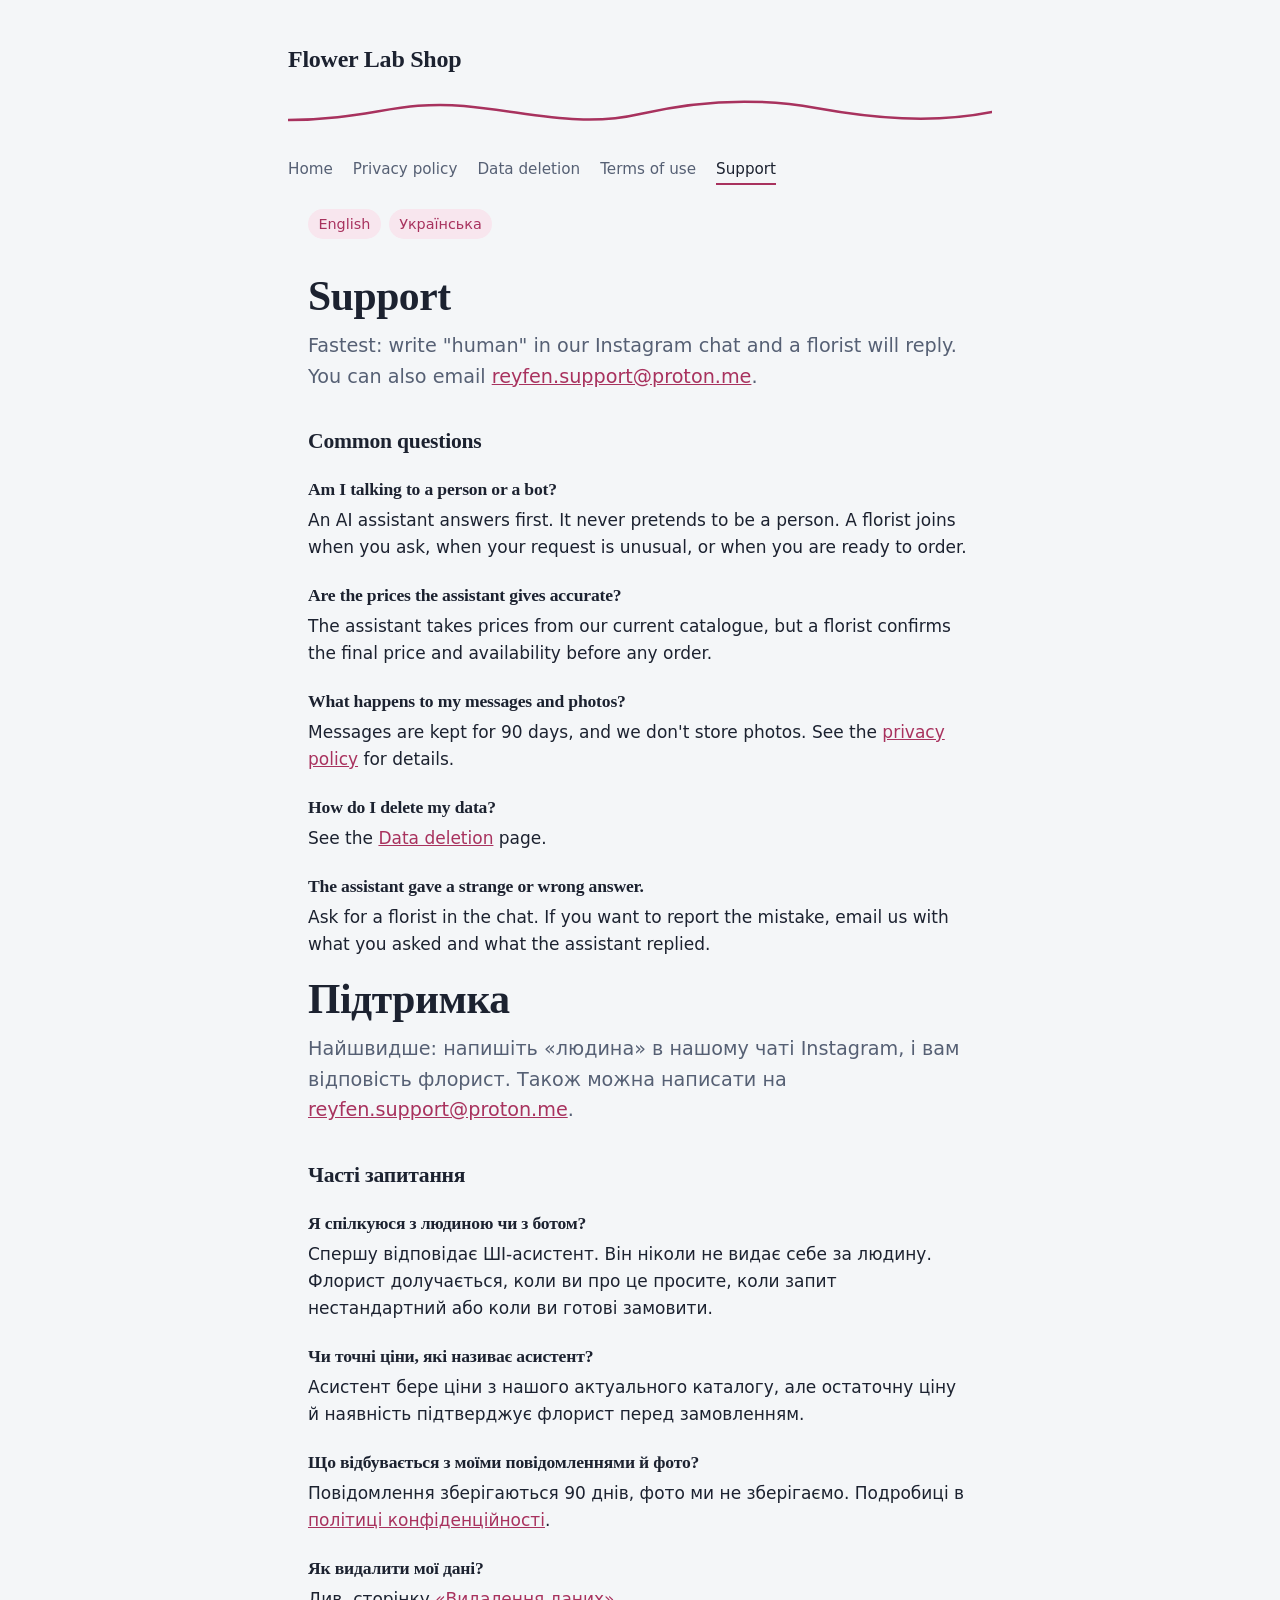
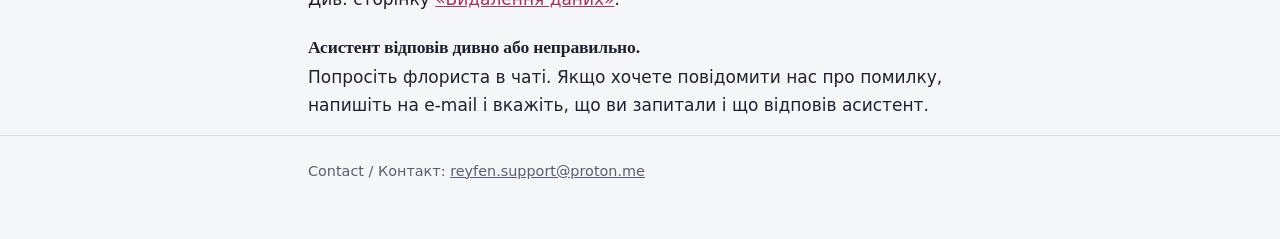
<file: support.html>
<!doctype html>
<html lang="en">
<head>
  <meta charset="utf-8">
  <meta name="viewport" content="width=device-width, initial-scale=1">
  <title>Support: Flower Lab Shop</title>
  <link rel="stylesheet" href="style.css">
</head>
<body>
  <header class="site-header wrap">
    <a class="brand" href="index.html">Flower Lab Shop</a>
    <svg class="contour" viewBox="0 0 700 48" preserveAspectRatio="none" aria-hidden="true" focusable="false">
      <path d="M0 30 C 80 30, 110 10, 175 16 S 290 38, 350 24 S 470 8, 525 18 S 640 34, 700 22" fill="none" stroke="currentColor" stroke-width="2.5" stroke-linecap="round" vector-effect="non-scaling-stroke"/>
    </svg>
    <nav class="site-nav" aria-label="Site">
      <a href="index.html">Home</a>
      <a href="privacy.html">Privacy policy</a>
      <a href="data-deletion.html">Data deletion</a>
      <a href="terms.html">Terms of use</a>
      <a href="support.html" aria-current="page">Support</a>
    </nav>
  </header>

  <main class="wrap">
    <nav class="lang" aria-label="Language">
      <a href="#en" hreflang="en">English</a>
      <a href="#uk" hreflang="uk">Українська</a>
    </nav>


    <!-- ===================== ENGLISH ===================== -->
    <section id="en" lang="en">
      <h1>Support</h1>
      <p class="lede">Fastest: write "human" in our Instagram chat and a florist will reply. You can also email <a href="mailto:reyfen.support@proton.me">reyfen.support@proton.me</a>.</p>

      <h2>Common questions</h2>

      <h3>Am I talking to a person or a bot?</h3>
      <p>An AI assistant answers first. It never pretends to be a person. A florist joins when you ask, when your request is unusual, or when you are ready to order.</p>

      <h3>Are the prices the assistant gives accurate?</h3>
      <p>The assistant takes prices from our current catalogue, but a florist confirms the final price and availability before any order.</p>

      <h3>What happens to my messages and photos?</h3>
      <p>Messages are kept for 90 days, and we don't store photos. See the <a href="privacy.html#en">privacy policy</a> for details.</p>

      <h3>How do I delete my data?</h3>
      <p>See the <a href="data-deletion.html#en">Data deletion</a> page.</p>

      <h3>The assistant gave a strange or wrong answer.</h3>
      <p>Ask for a florist in the chat. If you want to report the mistake, email us with what you asked and what the assistant replied.</p>
    </section>

    <!-- ===================== УКРАЇНСЬКА ===================== -->
    <section id="uk" lang="uk">
      <h1>Підтримка</h1>
      <p class="lede">Найшвидше: напишіть «людина» в нашому чаті Instagram, і вам відповість флорист. Також можна написати на <a href="mailto:reyfen.support@proton.me">reyfen.support@proton.me</a>.</p>

      <h2>Часті запитання</h2>

      <h3>Я спілкуюся з людиною чи з ботом?</h3>
      <p>Спершу відповідає ШІ-асистент. Він ніколи не видає себе за людину. Флорист долучається, коли ви про це просите, коли запит нестандартний або коли ви готові замовити.</p>

      <h3>Чи точні ціни, які називає асистент?</h3>
      <p>Асистент бере ціни з нашого актуального каталогу, але остаточну ціну й наявність підтверджує флорист перед замовленням.</p>

      <h3>Що відбувається з моїми повідомленнями й фото?</h3>
      <p>Повідомлення зберігаються 90 днів, фото ми не зберігаємо. Подробиці в <a href="privacy.html#uk">політиці конфіденційності</a>.</p>

      <h3>Як видалити мої дані?</h3>
      <p>Див. сторінку <a href="data-deletion.html#uk">«Видалення даних»</a>.</p>

      <h3>Асистент відповів дивно або неправильно.</h3>
      <p>Попросіть флориста в чаті. Якщо хочете повідомити нас про помилку, напишіть на e-mail і вкажіть, що ви запитали і що відповів асистент.</p>
    </section>
  </main>

  <footer class="site-footer">
    <div class="wrap">
      <p>Contact / Контакт: <a href="mailto:reyfen.support@proton.me">reyfen.support@proton.me</a></p>
    </div>
  </footer>
</body>
</html>
</file>
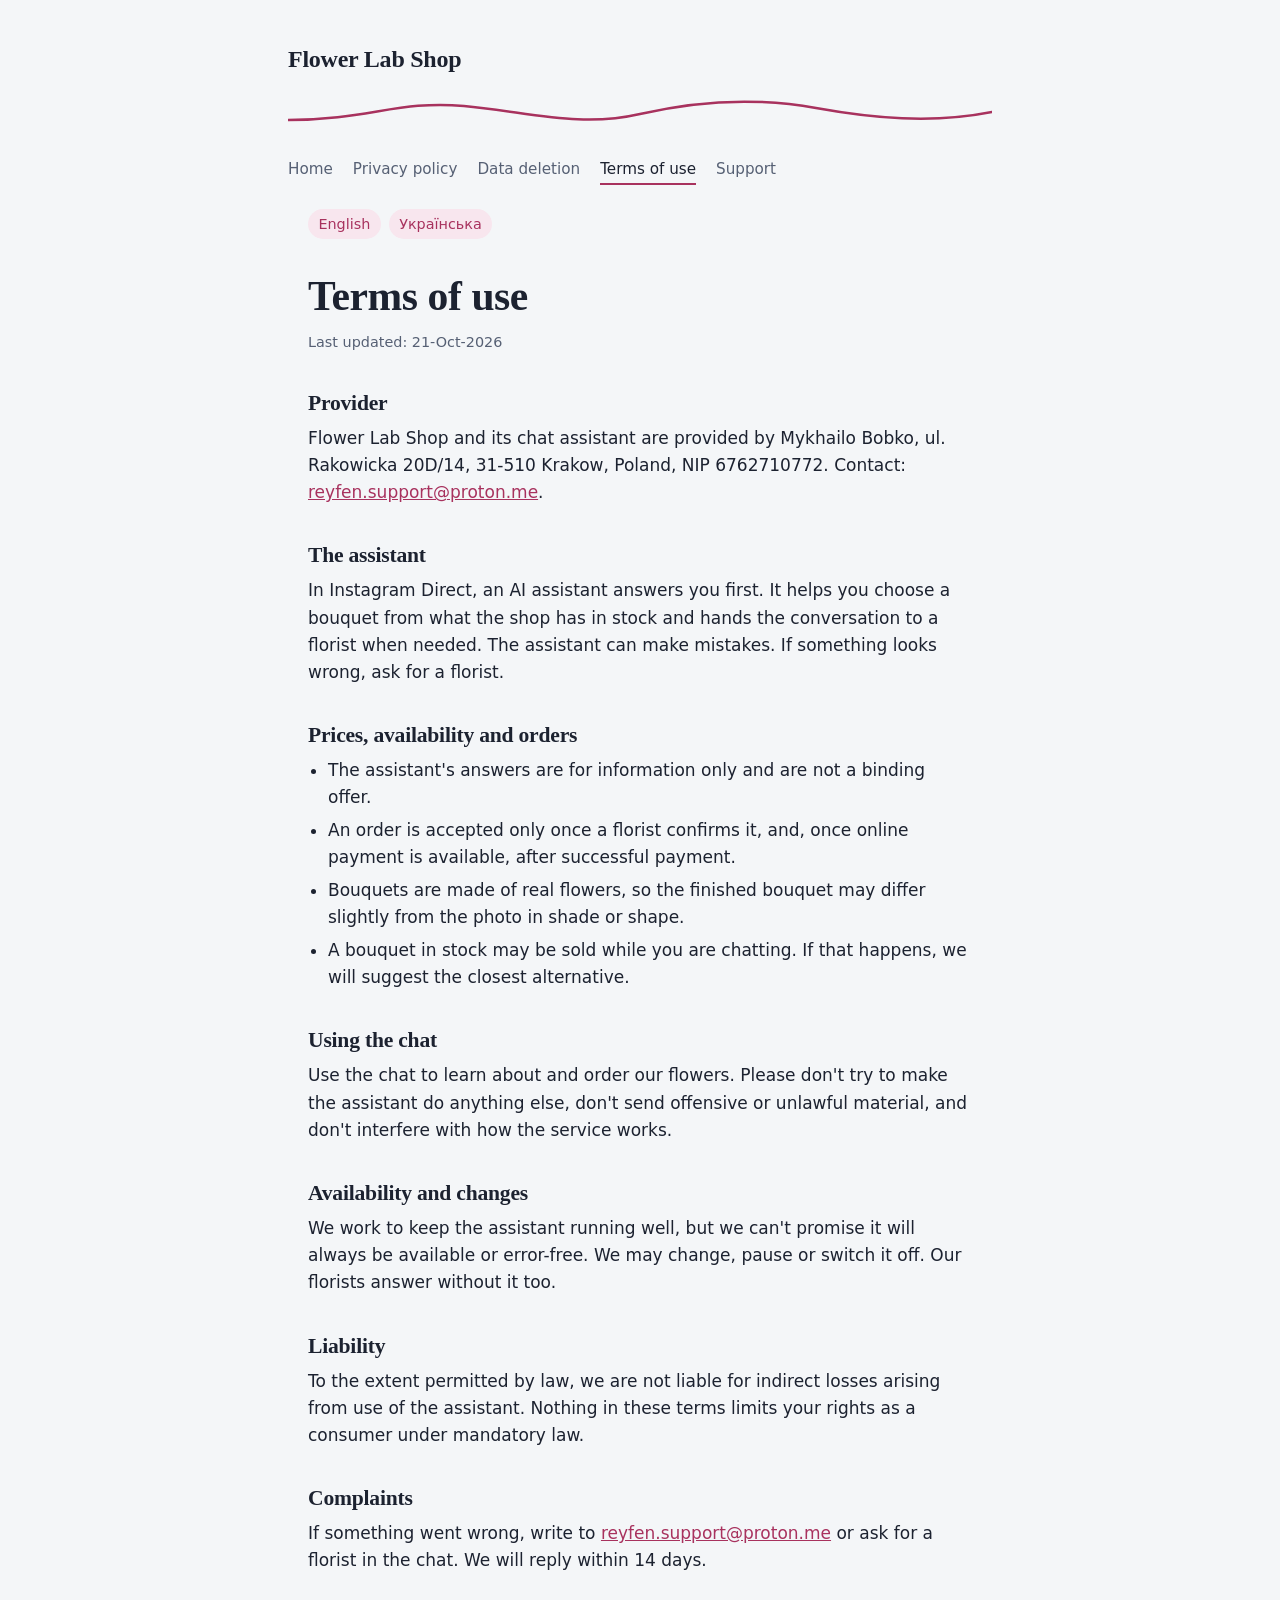
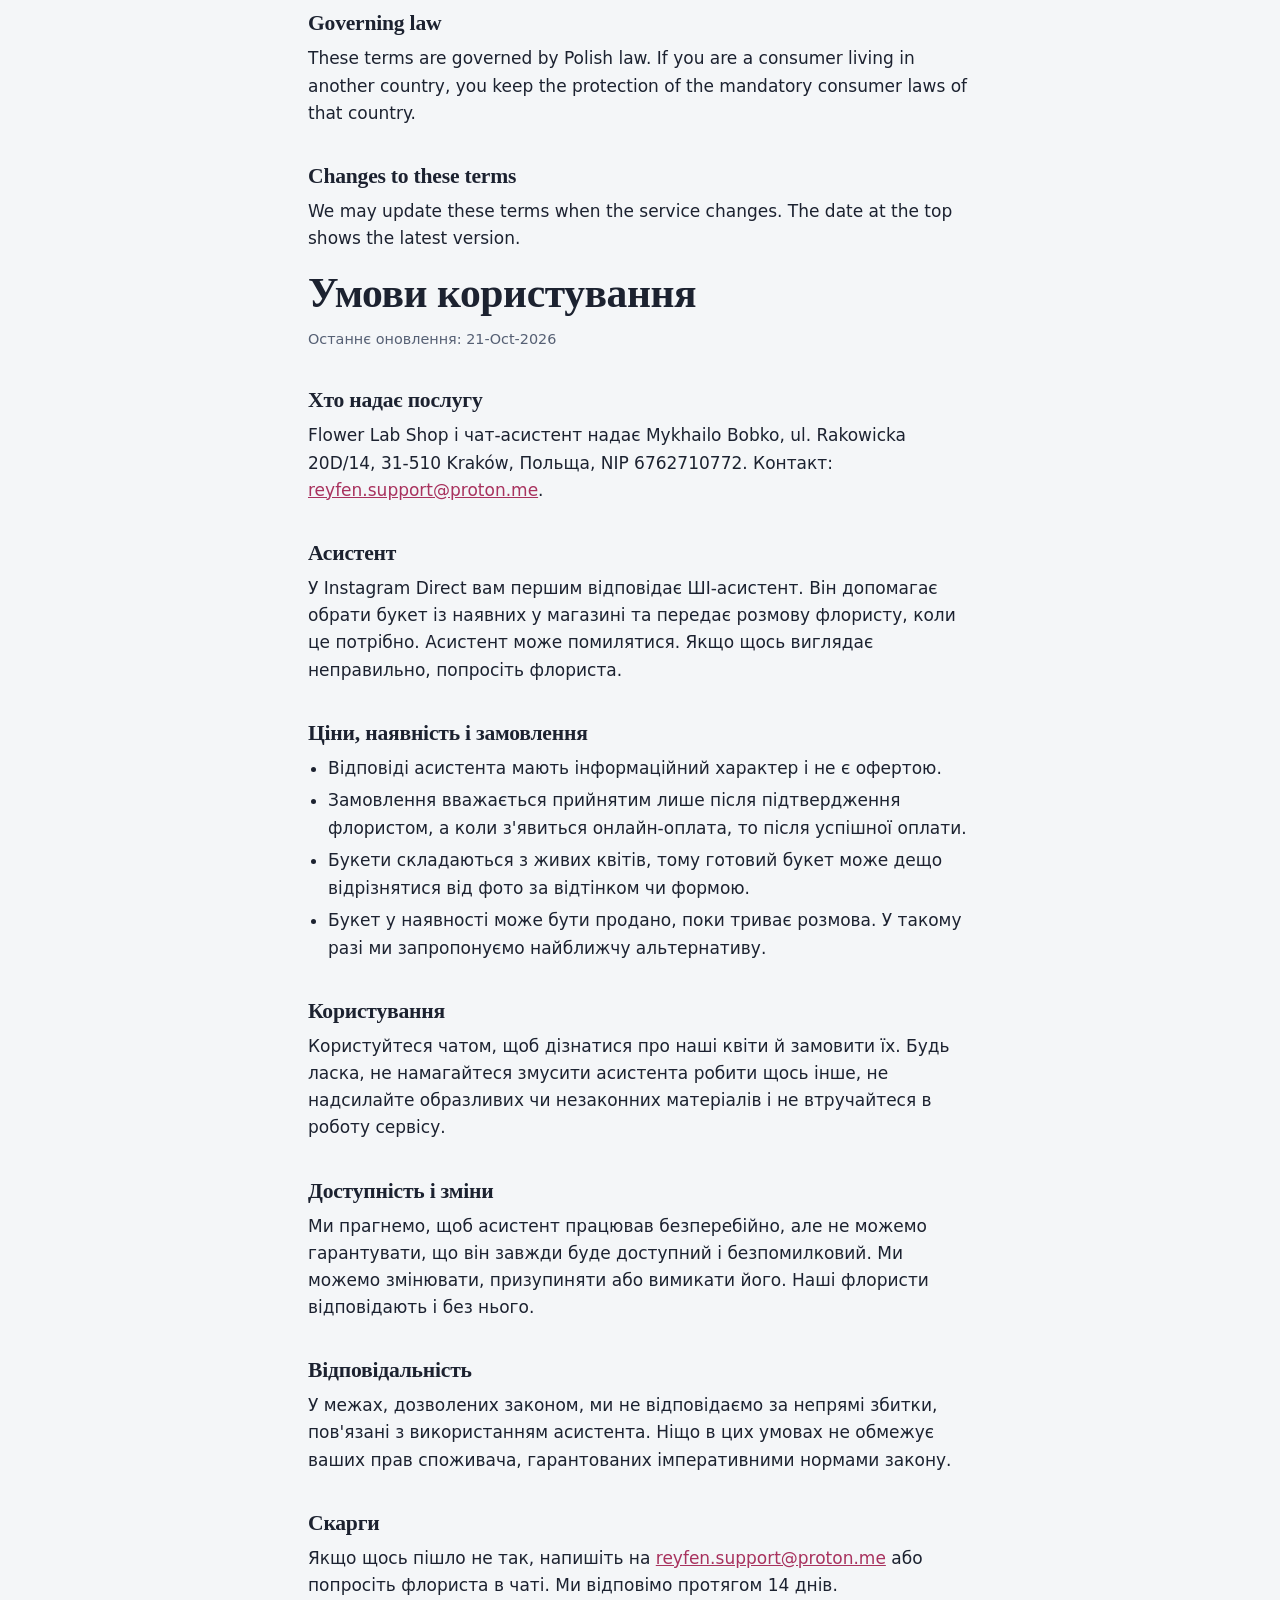
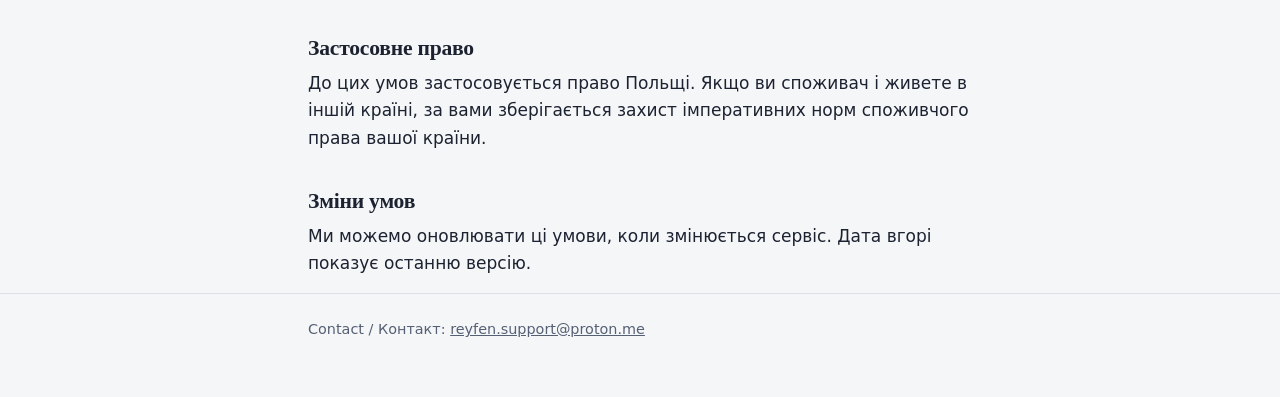
<file: terms.html>
<!doctype html>
<html lang="en">
<head>
  <meta charset="utf-8">
  <meta name="viewport" content="width=device-width, initial-scale=1">
  <title>Terms of use: Flower Lab Shop</title>
  <link rel="stylesheet" href="style.css">
</head>
<body>
  <header class="site-header wrap">
    <a class="brand" href="index.html">Flower Lab Shop</a>
    <svg class="contour" viewBox="0 0 700 48" preserveAspectRatio="none" aria-hidden="true" focusable="false">
      <path d="M0 30 C 80 30, 110 10, 175 16 S 290 38, 350 24 S 470 8, 525 18 S 640 34, 700 22" fill="none" stroke="currentColor" stroke-width="2.5" stroke-linecap="round" vector-effect="non-scaling-stroke"/>
    </svg>
    <nav class="site-nav" aria-label="Site">
      <a href="index.html">Home</a>
      <a href="privacy.html">Privacy policy</a>
      <a href="data-deletion.html">Data deletion</a>
      <a href="terms.html" aria-current="page">Terms of use</a>
      <a href="support.html">Support</a>
    </nav>
  </header>

  <main class="wrap">
    <nav class="lang" aria-label="Language">
      <a href="#en" hreflang="en">English</a>
      <a href="#uk" hreflang="uk">Українська</a>
    </nav>


    <!-- ===================== ENGLISH ===================== -->
    <section id="en" lang="en">
      <h1>Terms of use</h1>
      <p class="updated">Last updated: 21-Oct-2026</p>

      <h2>Provider</h2>
      <p>Flower Lab Shop and its chat assistant are provided by Mykhailo Bobko, ul. Rakowicka 20D/14, 31-510 Krakow, Poland, NIP 6762710772. Contact: <a href="mailto:reyfen.support@proton.me">reyfen.support@proton.me</a>.</p>

      <h2>The assistant</h2>
      <p>In Instagram Direct, an AI assistant answers you first. It helps you choose a bouquet from what the shop has in stock and hands the conversation to a florist when needed. The assistant can make mistakes. If something looks wrong, ask for a florist.</p>

      <h2>Prices, availability and orders</h2>
      <ul>
        <li>The assistant's answers are for information only and are not a binding offer.</li>
        <li>An order is accepted only once a florist confirms it, and, once online payment is available, after successful payment.</li>
        <li>Bouquets are made of real flowers, so the finished bouquet may differ slightly from the photo in shade or shape.</li>
        <li>A bouquet in stock may be sold while you are chatting. If that happens, we will suggest the closest alternative.</li>
      </ul>

      <h2>Using the chat</h2>
      <p>Use the chat to learn about and order our flowers. Please don't try to make the assistant do anything else, don't send offensive or unlawful material, and don't interfere with how the service works.</p>

      <h2>Availability and changes</h2>
      <p>We work to keep the assistant running well, but we can't promise it will always be available or error-free. We may change, pause or switch it off. Our florists answer without it too.</p>

      <h2>Liability</h2>
      <p>To the extent permitted by law, we are not liable for indirect losses arising from use of the assistant. Nothing in these terms limits your rights as a consumer under mandatory law.</p>

      <h2>Complaints</h2>
      <p>If something went wrong, write to <a href="mailto:reyfen.support@proton.me">reyfen.support@proton.me</a> or ask for a florist in the chat. We will reply within 14 days.</p>

      <h2>Governing law</h2>
      <p>These terms are governed by Polish law. If you are a consumer living in another country, you keep the protection of the mandatory consumer laws of that country.</p>

      <h2>Changes to these terms</h2>
      <p>We may update these terms when the service changes. The date at the top shows the latest version.</p>
    </section>

    <!-- ===================== УКРАЇНСЬКА ===================== -->
    <section id="uk" lang="uk">
      <h1>Умови користування</h1>
      <p class="updated">Останнє оновлення: 21-Oct-2026</p>

      <h2>Хто надає послугу</h2>
      <p>Flower Lab Shop і чат-асистент надає Mykhailo Bobko, ul. Rakowicka 20D/14, 31-510 Kraków, Польща, NIP 6762710772. Контакт: <a href="mailto:reyfen.support@proton.me">reyfen.support@proton.me</a>.</p>

      <h2>Асистент</h2>
      <p>У Instagram Direct вам першим відповідає ШІ-асистент. Він допомагає обрати букет із наявних у магазині та передає розмову флористу, коли це потрібно. Асистент може помилятися. Якщо щось виглядає неправильно, попросіть флориста.</p>

      <h2>Ціни, наявність і замовлення</h2>
      <ul>
        <li>Відповіді асистента мають інформаційний характер і не є офертою.</li>
        <li>Замовлення вважається прийнятим лише після підтвердження флористом, а коли з'явиться онлайн-оплата, то після успішної оплати.</li>
        <li>Букети складаються з живих квітів, тому готовий букет може дещо відрізнятися від фото за відтінком чи формою.</li>
        <li>Букет у наявності може бути продано, поки триває розмова. У такому разі ми запропонуємо найближчу альтернативу.</li>
      </ul>

      <h2>Користування</h2>
      <p>Користуйтеся чатом, щоб дізнатися про наші квіти й замовити їх. Будь ласка, не намагайтеся змусити асистента робити щось інше, не надсилайте образливих чи незаконних матеріалів і не втручайтеся в роботу сервісу.</p>

      <h2>Доступність і зміни</h2>
      <p>Ми прагнемо, щоб асистент працював безперебійно, але не можемо гарантувати, що він завжди буде доступний і безпомилковий. Ми можемо змінювати, призупиняти або вимикати його. Наші флористи відповідають і без нього.</p>

      <h2>Відповідальність</h2>
      <p>У межах, дозволених законом, ми не відповідаємо за непрямі збитки, пов'язані з використанням асистента. Ніщо в цих умовах не обмежує ваших прав споживача, гарантованих імперативними нормами закону.</p>

      <h2>Скарги</h2>
      <p>Якщо щось пішло не так, напишіть на <a href="mailto:reyfen.support@proton.me">reyfen.support@proton.me</a> або попросіть флориста в чаті. Ми відповімо протягом 14 днів.</p>

      <h2>Застосовне право</h2>
      <p>До цих умов застосовується право Польщі. Якщо ви споживач і живете в іншій країні, за вами зберігається захист імперативних норм споживчого права вашої країни.</p>

      <h2>Зміни умов</h2>
      <p>Ми можемо оновлювати ці умови, коли змінюється сервіс. Дата вгорі показує останню версію.</p>
    </section>
  </main>

  <footer class="site-footer">
    <div class="wrap">
      <p>Contact / Контакт: <a href="mailto:reyfen.support@proton.me">reyfen.support@proton.me</a></p>
    </div>
  </footer>
</body>
</html>
</file>
<file: style.css>
/* System fonts only: loading web fonts from a third party would send
   visitors' IP addresses elsewhere, which the privacy policy says we don't do. */
:root {
  color-scheme: light;
  --bg: #f4f6f8;
  --surface: #ffffff;
  --ink: #1c2230;
  --muted: #566074;
  --line: #d9dee7;
  --accent: #a8325e;
  --accent-soft: #f8e6ee;
  --serif: Charter, "Bitstream Charter", "Sitka Text", Cambria, Georgia, serif;
  --sans: system-ui, -apple-system, "Segoe UI", Roboto, "Helvetica Neue", Arial, sans-serif;
}

@media (prefers-color-scheme: dark) {
  :root {
    color-scheme: dark;
    --bg: #12151c;
    --surface: #1a1e27;
    --ink: #e6e8ee;
    --muted: #9aa3b5;
    --line: #2b313d;
    --accent: #f29bbd;
    --accent-soft: #3a2230;
  }
}

* { box-sizing: border-box; }

html { -webkit-text-size-adjust: 100%; }

body {
  margin: 0;
  background: var(--bg);
  color: var(--ink);
  font-family: var(--sans);
  font-size: 1.0625rem;
  line-height: 1.6;
}

.wrap {
  max-width: 44rem;
  margin: 0 auto;
  padding: 0 1.25rem;
}


/* Header: shop name over a single stem-like curve, the one decorative element */
.site-header {
  padding: 2.5rem 0 1.5rem;
}

.brand {
  display: inline-block;
  color: var(--ink);
  text-decoration: none;
  font-family: var(--serif);
  font-size: 1.5rem;
  font-weight: 600;
  letter-spacing: -0.01em;
}

.contour {
  display: block;
  width: 100%;
  height: 48px;
  margin-top: 0.75rem;
  color: var(--accent);
}

.site-nav {
  display: flex;
  flex-wrap: wrap;
  gap: 0.25rem 1.25rem;
  margin-top: 1rem;
  font-size: 0.95rem;
}

.site-nav a {
  color: var(--muted);
  text-decoration: none;
  padding: 0.15rem 0;
  border-bottom: 2px solid transparent;
}

.site-nav a:hover { color: var(--ink); }

.site-nav a[aria-current="page"] {
  color: var(--ink);
  border-bottom-color: var(--accent);
}

.lang {
  display: flex;
  gap: 0.5rem;
  margin: 0 0 2rem;
  font-size: 0.9rem;
}

.lang a {
  color: var(--accent);
  background: var(--accent-soft);
  padding: 0.2rem 0.65rem;
  border-radius: 999px;
  text-decoration: none;
}

main { padding-bottom: 3rem; }

h1, h2, h3 {
  font-family: var(--serif);
  line-height: 1.25;
  letter-spacing: -0.01em;
}

h1 {
  font-size: clamp(1.9rem, 5vw, 2.6rem);
  margin: 0 0 0.5rem;
}

h2 {
  font-size: 1.35rem;
  margin: 2.25rem 0 0.5rem;
}

h3 {
  font-size: 1.1rem;
  margin: 1.5rem 0 0.35rem;
}

p, ul { margin: 0 0 1rem; }

ul { padding-left: 1.25rem; }

li { margin-bottom: 0.35rem; }

a { color: var(--accent); }

a:focus-visible {
  outline: 3px solid var(--accent);
  outline-offset: 2px;
  border-radius: 2px;
}

.lede {
  font-size: 1.2rem;
  color: var(--muted);
  margin-bottom: 1.5rem;
}

.updated {
  color: var(--muted);
  font-size: 0.9rem;
}

/* The short summary at the top of the privacy policy and the data deletion page */
.summary {
  background: var(--surface);
  border-left: 4px solid var(--accent);
  border-radius: 0 6px 6px 0;
  padding: 1rem 1.25rem;
  margin: 1.5rem 0;
}

.summary p:last-child { margin-bottom: 0; }

.details {
  background: var(--surface);
  border: 1px solid var(--line);
  border-radius: 6px;
  padding: 1rem 1.25rem;
}

.details p { margin: 0; }





.site-footer {
  border-top: 1px solid var(--line);
  padding: 1.5rem 0 2.5rem;
  color: var(--muted);
  font-size: 0.9rem;
}

.site-footer a { color: var(--muted); }
</file>
